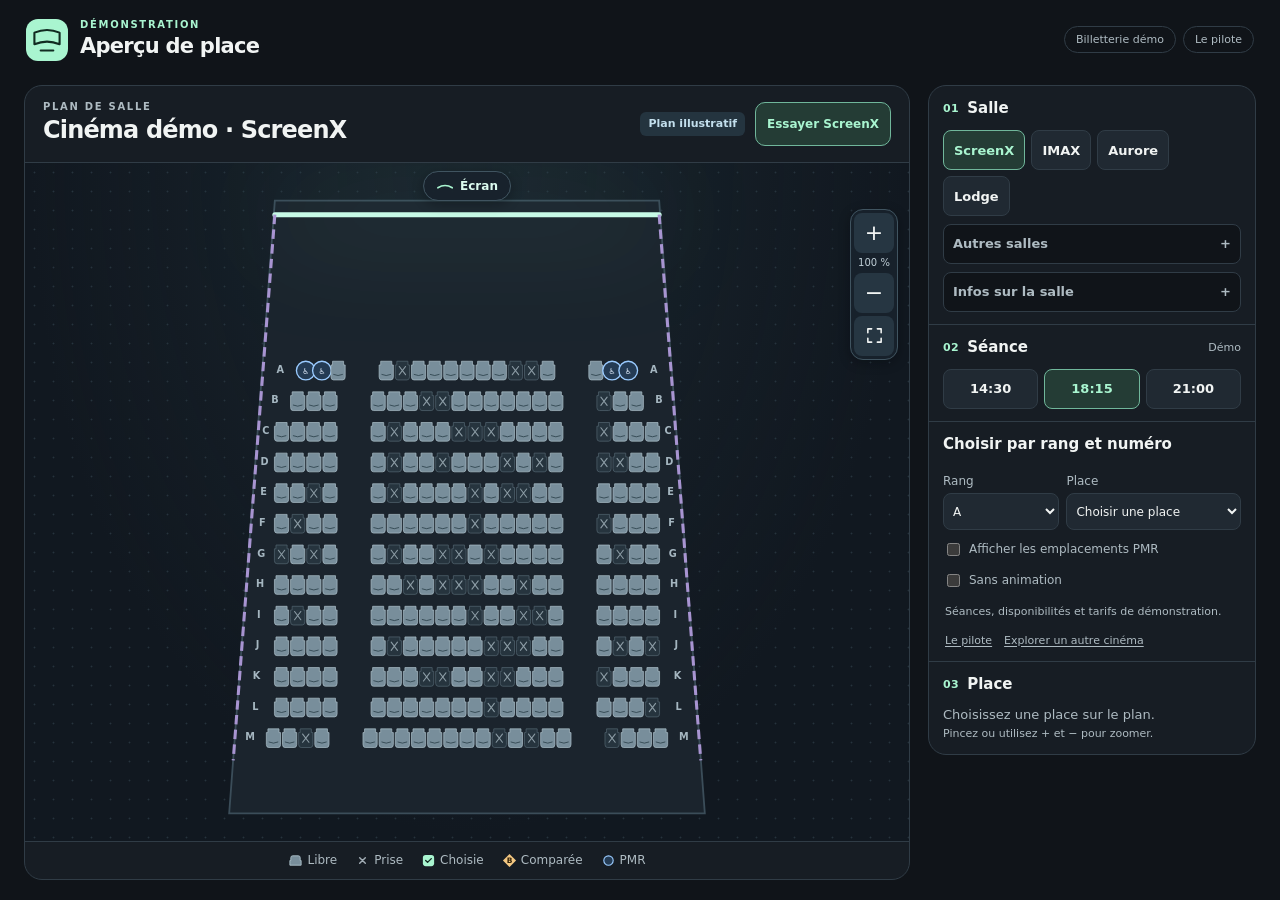
<file: index.html>
<!doctype html>
<html lang="fr">
<head>
  <meta charset="utf-8">
  <meta name="viewport" content="width=device-width, initial-scale=1, viewport-fit=cover">
  <meta name="theme-color" content="#101419">
  <meta name="apple-mobile-web-app-capable" content="yes">
  <title>Aperçu de place · Démonstration cinéma</title>
  <link rel="stylesheet" href="styles.css">
  <script type="importmap">
    { "imports": {
        "three": "./vendor/three/build/three.module.js",
        "three/addons/": "./vendor/three/examples/jsm/"
    } }
  </script>
</head>
<body>
  <div id="app">
    <header class="masthead">
      <div class="brand">
        <svg viewBox="0 0 40 40" aria-hidden="true"><path d="M8 13q12-5 24 0v11q-12-5-24 0z"/><path d="M14 30h12"/></svg>
        <div><p class="brand-kicker">DÉMONSTRATION</p><h1>Aperçu de place</h1></div>
      </div>
      <nav class="masthead-links" aria-label="Présentation">
        <a href="booking.html" class="demo-label">Billetterie démo</a>
        <a href="presentation.html" class="demo-label pilot-link">Le pilote</a>
      </nav>
    </header>

    <section class="stage" aria-labelledby="hallName">
      <header class="stage-head">
        <div class="stage-title"><p class="eyebrow">PLAN DE SALLE</p><h2 id="hallName"></h2></div>
        <div class="stage-tools">
          <div id="hallBadges" class="badges"></div>
          <button type="button" id="tryScreenX" class="try-screenx" hidden>Essayer ScreenX</button>
        </div>
      </header>
      <div id="planArea" class="plan-area">
        <div class="map">
          <div id="plan" class="plan" aria-describedby="legend"></div>
          <button type="button" class="screen-key" id="screenKey" aria-label="Écran, revenir au plan entier">
            <svg viewBox="0 0 20 10" aria-hidden="true"><path d="M2 7Q10 2 18 7"/></svg>Écran
          </button>
          <div class="zoom" role="group" aria-label="Zoom du plan">
            <button type="button" id="zoomIn" aria-label="Zoomer">+</button>
            <span id="zoomLevel" aria-live="polite">100 %</span>
            <button type="button" id="zoomOut" aria-label="Dézoomer">−</button>
            <button type="button" id="zoomFit" aria-label="Plan entier">
              <svg viewBox="0 0 20 20" aria-hidden="true"><path d="M7 3H3v4m10-4h4v4M3 13v4h4m10-4v4h-4"/></svg>
            </button>
          </div>
          <p id="tapZoomHint" class="tap-zoom-hint" role="status"></p>
        </div>
        <ul class="legend" id="legend">
          <li><svg viewBox="-8 -8 16 16" aria-hidden="true"><path d="M-5 0v-3q0-2 2-2h6q2 0 2 2v3h1v5H-6V0Z" class="lg-free"/></svg>Libre</li>
          <li><svg viewBox="-8 -8 16 16" aria-hidden="true"><path d="M-3 -3l6 6m0-6l-6 6" class="lg-x"/></svg>Prise</li>
          <li><svg viewBox="-8 -8 16 16" aria-hidden="true"><rect x="-6" y="-6" width="12" height="12" rx="3" class="lg-sel"/><path d="M-3 0l2 2 4-4" class="lg-check"/></svg>Choisie</li>
          <li><svg viewBox="-8 -8 16 16" aria-hidden="true"><path d="M0-7L7 0 0 7-7 0Z" class="lg-cmp"/><text y="3" class="lg-b">B</text></svg>Comparée</li>
          <li><svg viewBox="-8 -8 16 16" aria-hidden="true"><circle r="5" class="lg-pmr"/></svg>PMR</li>
        </ul>
      </div>
      <section id="soon" class="soon-area" hidden>
        <p class="badge soon">Aperçu à venir</p>
        <h3 id="soonTitle"></h3>
        <p class="muted">Le plan et la vue depuis le fauteuil restent à modéliser pour cette salle.</p>
      </section>
    </section>

    <aside class="plan-panel" aria-label="Salle, séance et place">
      <button type="button" id="planSheet" class="plan-sheet-toggle" aria-expanded="false" aria-controls="planOptions">
        <span class="grip" aria-hidden="true"></span>
        <span id="planSheetLabel">Salle et séance</span>
        <svg viewBox="0 0 20 20" aria-hidden="true"><path d="m5 12 5-5 5 5"/></svg>
      </button>
      <div id="planOptions" class="plan-options">
        <section class="option" id="hallOption">
          <h2><span>01</span>Salle</h2>
          <div id="hallChips" aria-label="Salle">
            <div class="chips" id="mainHalls"></div>
            <details class="panel-details" id="otherHalls" hidden>
              <summary>Autres salles <span class="current-hall" id="currentOtherHall" hidden></span></summary>
              <div class="chips" id="otherHallChips"></div>
            </details>
          </div>
          <details class="panel-details" id="hallDetails">
            <summary>Infos sur la salle</summary>
            <ul id="hallFacts" class="facts"></ul>
            <p id="hallCount" class="hall-count"></p>
          </details>
        </section>
        <section class="option" id="showtimeOption">
          <h2><span>02</span>Séance <small>Démo</small></h2>
          <div class="times" id="showtimes" aria-label="Séances de démonstration"></div>
        </section>
        <section class="option access-options">
          <div id="seatPickerInline" class="seat-picker-inline">
            <h2>Choisir par rang et numéro</h2>
            <div class="seat-fields">
              <div class="seat-field"><label for="rowPicker">Rang</label><select id="rowPicker"></select></div>
              <div class="seat-field"><label for="seatPicker">Place</label><select id="seatPicker"></select></div>
            </div>
          </div>
          <label class="access-toggle"><input type="checkbox" id="pmrOnly"> Afficher les emplacements PMR</label>
          <label class="access-toggle"><input type="checkbox" id="noMotion"> Sans animation</label>
        </section>
        <p class="demo-note">Séances, disponibilités et tarifs de démonstration.</p>
        <nav class="panel-links" aria-label="Autres pages de démonstration">
          <a href="presentation.html">Le pilote</a>
          <a id="otherCinema" href="?cinema=autre">Explorer un autre cinéma</a>
        </nav>
      </div>
      <button type="button" id="openSeatPicker" class="seat-picker-trigger" aria-haspopup="dialog" aria-controls="seatPickerDialog" hidden>Choisir par rang et numéro</button>
      <section class="plan-selection">
        <h2><span>03</span>Place</h2>
        <div class="bar" id="bar" aria-live="polite"></div>
      </section>
    </aside>
    <dialog id="seatPickerDialog" class="seat-picker-dialog" aria-labelledby="seatPickerTitle">
      <div class="seat-picker-head">
        <h2 id="seatPickerTitle">Choisir par rang et numéro</h2>
        <button type="button" id="closeSeatPicker" class="btn ghost">Fermer</button>
      </div>
    </dialog>
  </div>

  <div id="view3d" class="view3d" hidden>
    <canvas id="gl" aria-label="Vue 3D depuis la place. Glissez pour regarder autour."></canvas>
    <div id="stillPreview" class="still-preview" hidden></div>
    <div class="hud">
      <button type="button" class="round" id="back" aria-label="Retour au plan">
        <svg viewBox="0 0 20 20" aria-hidden="true"><path d="m10 5-5 5 5 5m-5-5h11"/></svg>Plan
      </button>
      <div class="ctx" aria-live="polite">
        <span id="ctxCinema"></span>
        <b id="ctxSeat"></b>
        <span id="ctxComparable" hidden></span>
      </div>
      <div class="hud-actions">
        <button type="button" class="round" id="recenter" aria-label="Recentrer le regard">
          <svg viewBox="0 0 20 20" aria-hidden="true"><circle cx="10" cy="10" r="5"/><path d="M10 2v4m0 8v4M2 10h4m8 0h4"/></svg>
        </button>
        <button type="button" class="round" id="immersiveToggle" aria-label="Masquer les commandes" title="Masquer les commandes" aria-expanded="true" aria-controls="sheet">
          <svg viewBox="0 0 20 20" aria-hidden="true"><path d="M8 3H3v5m9-5h5v5m0 4v5h-5m-4 0H3v-5"/></svg>
          <span class="immersive-label">Masquer les commandes</span>
        </button>
      </div>
      <div class="view-controls">
        <div class="seg sx" id="sxToggle" role="group" aria-label="Mode de projection ScreenX" hidden>
          <button type="button" data-sx="0">Frontal seul</button>
          <button type="button" data-sx="1">Étendu · côtés</button>
        </div>
        <p class="look-hint">Glissez pour regarder autour</p>
      </div>
    </div>
    <section class="sheet" id="sheet" aria-label="Détails de la place"></section>
  </div>

  <div id="loading" class="loading" hidden>Chargement de la salle…</div>
  <div id="toast" class="toast" role="status"></div>
  <script>
    const entry = document.createElement('script');
    const localFile = location.protocol === 'file:';
    entry.src = localFile ? 'src/ouverture-locale.js' : 'src/main.js';
    if (!localFile) entry.type = 'module';
    document.body.append(entry);
  </script>
</body>
</html>
</file>
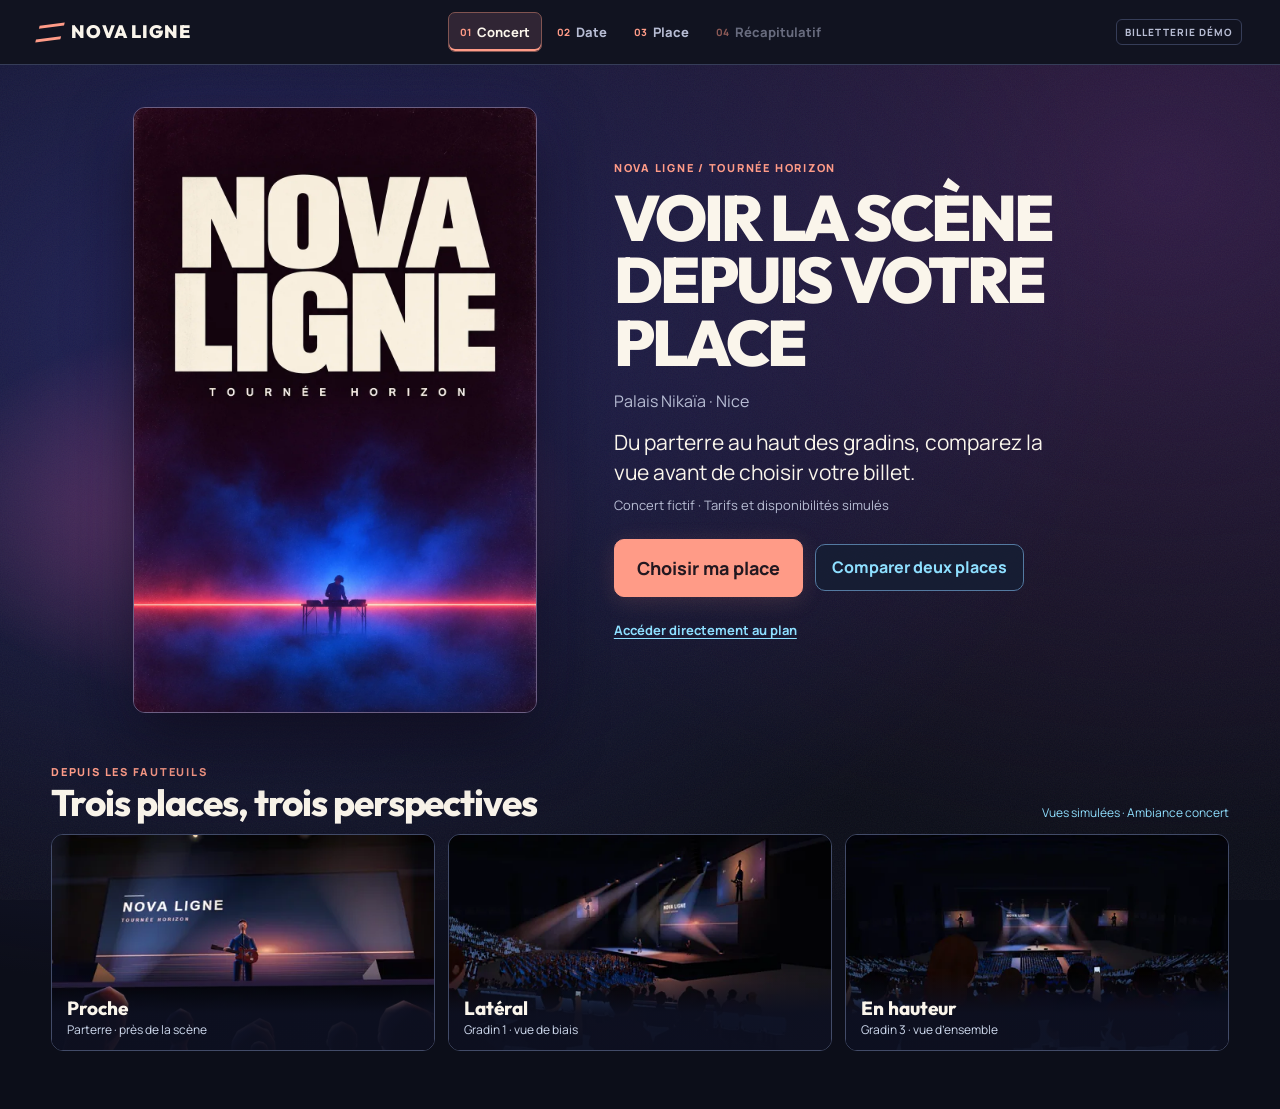
<file: concert/index.html>
<!doctype html>
<html lang="fr">
<head>
  <meta charset="utf-8">
  <meta name="viewport" content="width=device-width, initial-scale=1, viewport-fit=cover">
  <meta name="theme-color" content="#0c0e19">
  <title>Nova Ligne · Palais Nikaïa — billetterie de démonstration</title>
  <meta name="description" content="Démonstration : choisissez votre place pour un concert fictif au Palais Nikaïa et voyez la scène depuis votre fauteuil avant d’acheter.">
  <link rel="stylesheet" href="styles.css">
  <link rel="stylesheet" href="styles-preview.css">
  <script type="importmap">
    { "imports": {
        "three": "./vendor/three/build/three.module.js",
        "three/addons/": "./vendor/three/examples/jsm/"
    } }
  </script>
</head>
<body>
  <a class="skip" href="#main">Aller au contenu</a>
  <header class="booking-top">
    <button type="button" class="booking-brand" data-step-target="stepShow" aria-label="Nova Ligne, retour au concert">
      <span class="booking-mark" aria-hidden="true"></span><span>NOVA LIGNE</span>
    </button>
    <nav aria-label="Étapes de la billetterie">
      <ol class="booking-steps">
        <li><button type="button" data-step-target="stepShow" aria-current="step"><span aria-hidden="true">01</span>Concert</button></li>
        <li><button type="button" data-step-target="stepDate"><span aria-hidden="true">02</span>Date</button></li>
        <li><button type="button" data-step-target="stepSeat"><span aria-hidden="true">03</span>Place</button></li>
        <li><button type="button" data-step-target="stepRecap" disabled><span aria-hidden="true">04</span>Récapitulatif</button></li>
      </ol>
    </nav>
    <span class="demo-banner" role="note">BILLETTERIE DÉMO</span>
  </header>

  <main id="main">
    <!-- 1. Concert -->
    <section id="stepShow" class="step" aria-labelledby="showTitle">
      <div class="hero">
        <div class="hero-copy">
          <p class="kicker">NOVA LIGNE / TOURNÉE HORIZON</p>
          <h1 id="showTitle" tabindex="-1">Voir la scène<br>depuis votre place</h1>
          <p class="venue">Palais Nikaïa · Nice</p>
          <p class="hero-description">Du parterre au haut des gradins, comparez la vue avant de choisir votre billet.</p>
          <p class="small muted">Concert fictif · Tarifs et disponibilités simulés</p>
          <div class="cta-bar step-actions">
            <button type="button" id="chooseDate" class="btn primary big">Choisir ma place</button>
            <a id="guidedComparison" class="btn comparison-cta" href="?etape=place&amp;comparer=1">Comparer deux places</a>
            <a id="directPlan" class="text-action" href="?etape=place">Accéder directement au plan</a>
          </div>
        </div>
        <img class="concert-poster" data-src="assets/nova-ligne-horizon.webp" width="1024" height="1536" decoding="async" fetchpriority="high" alt="Affiche Nova Ligne, Tournée Horizon. Un rayon corail fend une brume bleue derrière un musicien.">
      </div>
      <section class="home-views" aria-labelledby="viewsTitle">
        <div class="home-views-head"><div><p class="kicker">Depuis les fauteuils</p><h2 id="viewsTitle">Trois places, trois perspectives</h2></div><span>Vues simulées · Ambiance concert</span></div>
        <div class="home-preview-list">
          <button type="button" class="home-preview" data-home-preset="proche">
            <img data-src="assets/previews/proche.webp" width="480" height="270" alt="" loading="lazy" decoding="async">
            <span><strong>Proche</strong><small>Parterre · près de la scène</small></span>
          </button>
          <button type="button" class="home-preview" data-home-preset="lateral">
            <img data-src="assets/previews/lateral.webp" width="480" height="270" alt="" loading="lazy" decoding="async">
            <span><strong>Latéral</strong><small>Gradin 1 · vue de biais</small></span>
          </button>
          <button type="button" class="home-preview" data-home-preset="haut">
            <img data-src="assets/previews/haut.webp" width="480" height="270" alt="" loading="lazy" decoding="async">
            <span><strong>En hauteur</strong><small>Gradin 3 · vue d’ensemble</small></span>
          </button>
        </div>
      </section>
    </section>

    <!-- 2. Date -->
    <section id="stepDate" class="step date-step" hidden aria-labelledby="dateTitle">
      <p class="kicker">NOVA LIGNE / TOURNÉE HORIZON</p>
      <h1 id="dateTitle" tabindex="-1">Choisir une date</h1>
      <p class="venue">Palais Nikaïa · Nice · Concert fictif</p>
      <fieldset class="showtimes">
        <legend class="sr-only">Dates du concert fictif</legend>
        <div id="showtimeList" class="st-list"></div>
      </fieldset>
      <div class="cta-bar step-actions">
        <button type="button" id="goPlan" class="btn primary big">Voir le plan</button>
      </div>
    </section>

    <!-- 3. Module de choix de place -->
    <section id="stepSeat" class="step" hidden aria-label="Choix de la place">
      <div id="planStatus" class="plan-status" hidden>
        <p id="planStatusText" role="status">Chargement du plan…</p>
        <button type="button" id="retryPlan" class="btn" hidden>Réessayer</button>
      </div>
      <div id="seatModule" class="seat-module"></div>
    </section>

    <!-- 4. Récapitulatif -->
    <section id="stepRecap" class="step recap" hidden aria-labelledby="recapTitle">
      <h1 id="recapTitle" tabindex="-1">Récapitulatif</h1>
      <div class="recap-card">
        <p class="kicker">Nova Ligne · Tournée Horizon</p>
        <p id="recapDate" class="recap-date"></p>
        <p class="venue">Palais Nikaïa · Nice</p>
        <dl id="recapSeat" class="recap-dl"></dl>
        <p class="muted small">Identifiant renvoyé par le module : <code id="recapId"></code></p>
        <p class="muted small">Tarif et disponibilité simulés. Aucune réservation n’est enregistrée.</p>
      </div>
      <div class="cta-bar step-actions">
        <button type="button" id="changeSeat" class="btn primary big">Modifier la place</button>
        <button type="button" id="restart" class="text-action">Revenir au concert</button>
      </div>
    </section>
  </main>

  <noscript>Cette démonstration nécessite JavaScript.</noscript>
  <script type="module" src="src/app.js"></script>
</body>
</html>
</file>
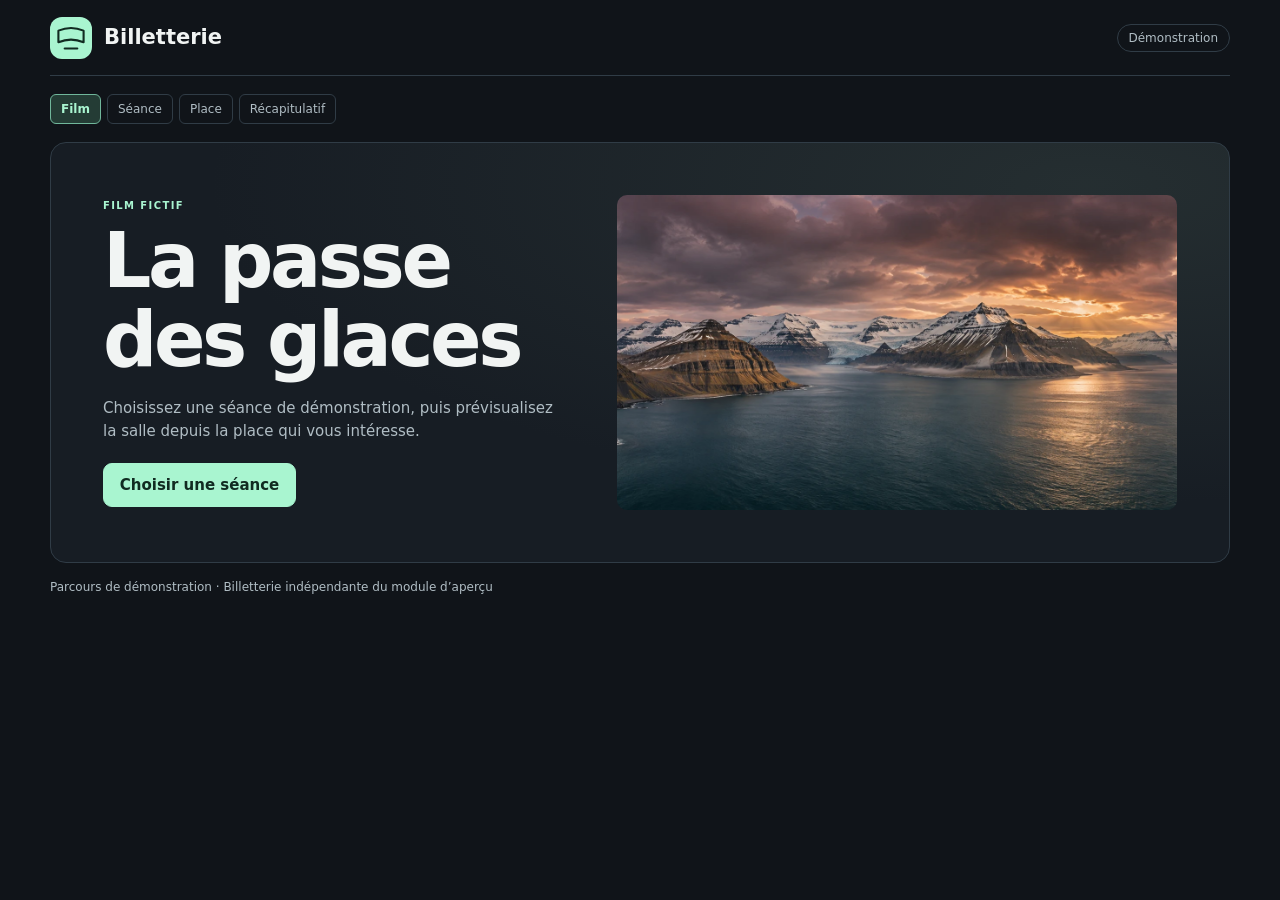
<file: booking.html>
<!doctype html>
<html lang="fr">
<head>
  <meta charset="utf-8">
  <meta name="viewport" content="width=device-width, initial-scale=1">
  <meta name="theme-color" content="#101419">
  <title>Billetterie de démonstration · Aperçu de place</title>
  <link rel="stylesheet" href="booking.css">
</head>
<body>
  <header class="booking-header">
    <div class="brand">
      <svg viewBox="0 0 40 40" aria-hidden="true"><path d="M8 13q12-5 24 0v11q-12-5-24 0z"/><path d="M14 30h12"/></svg>
      <strong>Billetterie</strong>
    </div>
    <span class="demo">Démonstration</span>
  </header>
  <main>
    <nav aria-label="Étapes de la réservation">
      <ol id="steps">
        <li aria-current="step">Film</li><li>Séance</li><li>Place</li><li>Récapitulatif</li>
      </ol>
    </nav>
    <section class="card film-card" id="film" aria-labelledby="filmTitle">
      <div class="film-copy">
        <p class="kicker">FILM FICTIF</p>
        <h1 id="filmTitle" tabindex="-1">La passe des glaces</h1>
        <p>Choisissez une séance de démonstration, puis prévisualisez la salle depuis la place qui vous intéresse.</p>
        <div class="actions">
          <button class="primary" id="chooseScreening">Choisir une séance</button>
        </div>
      </div>
      <img class="film-image" src="assets/passe-des-glaces.webp" width="2172" height="724"
        alt="Un fjord bordé de montagnes enneigées au coucher du soleil">
    </section>
    <section class="card" id="screenings" aria-labelledby="screeningsTitle" hidden>
      <p class="kicker">LA PASSE DES GLACES</p>
      <h1 id="screeningsTitle" tabindex="-1">Choisir une séance</h1>
      <p class="note">Horaires, tarifs et disponibilités de démonstration.</p>
      <div id="screeningOptions" class="screening-options"></div>
      <button id="backFilm">Retour au film</button>
    </section>
    <section id="seats" aria-labelledby="seatsTitle" hidden>
      <header class="card seat-header">
        <div><h1 id="seatsTitle" tabindex="-1">Choisir une place</h1><p class="note" id="screeningContext"></p></div>
        <button class="back" id="backScreenings">Changer de séance</button>
      </header>
      <p class="note" id="seatStatus" role="status">Chargement du plan…</p>
      <div class="seat-frame" id="seatFrame"></div>
    </section>
    <section class="card" id="recap" aria-labelledby="recapTitle" hidden>
      <p class="kicker">LA PASSE DES GLACES</p>
      <h1 id="recapTitle" tabindex="-1">Récapitulatif</h1>
      <dl id="recapDetails"></dl>
      <p class="note">Séance, place et tarif de démonstration. La simulation n’effectue aucun paiement.</p>
      <div class="actions" id="recapActions">
        <button class="primary" id="completeBooking">Simuler la réservation</button>
        <button id="backSeats">Modifier la place</button>
      </div>
      <p class="confirmed" id="bookingComplete" role="status" hidden>Réservation de démonstration finalisée.</p>
      <button id="startOver" hidden>Recommencer</button>
    </section>
  </main>
  <footer>Parcours de démonstration · Billetterie indépendante du module d’aperçu</footer>
  <script>
    const entry = document.createElement('script');
    const localFile = location.protocol === 'file:';
    entry.src = localFile ? 'src/ouverture-locale.js' : 'src/booking.js';
    if (!localFile) entry.type = 'module';
    document.body.append(entry);
  </script>
</body>
</html>
</file>
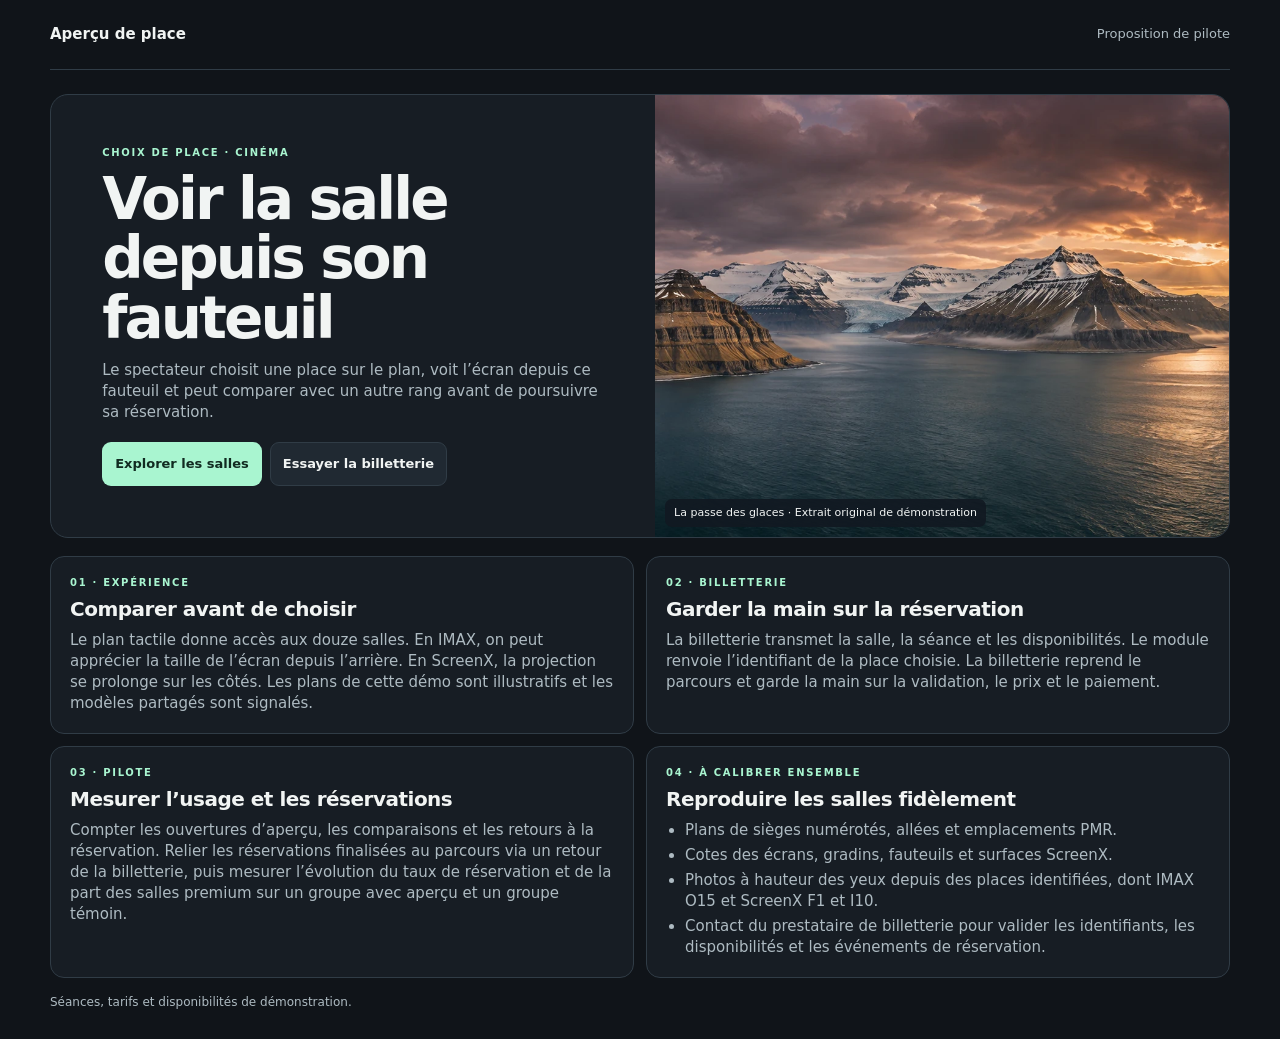
<file: presentation.html>
<!doctype html>
<html lang="fr">
<head>
  <meta charset="utf-8">
  <meta name="viewport" content="width=device-width, initial-scale=1">
  <meta name="theme-color" content="#101419">
  <title>Aperçu de place · Proposition de pilote</title>
  <link rel="stylesheet" href="styles.css">
  <link rel="stylesheet" href="presentation.css">
</head>
<body class="pitch">
  <header class="pitch-nav">
    <a href="./" class="pitch-brand">Aperçu de place</a>
    <span>Proposition de pilote</span>
  </header>
  <main class="pitch-main">
    <section class="pitch-hero" aria-labelledby="title">
      <div class="pitch-copy">
        <p class="eyebrow">CHOIX DE PLACE · CINÉMA</p>
        <h1 id="title">Voir la salle depuis son fauteuil</h1>
        <p>Le spectateur choisit une place sur le plan, voit l’écran depuis ce fauteuil et peut comparer avec un autre rang avant de poursuivre sa réservation.</p>
        <div class="pitch-actions">
          <a class="btn primary" href="./">Explorer les salles</a>
          <a class="btn ghost" href="booking.html">Essayer la billetterie</a>
        </div>
      </div>
      <figure>
        <img src="assets/passe-des-glaces.webp" alt="Panorama de montagnes et d’eau glacée, extrait original projeté dans la démo">
        <figcaption>La passe des glaces · Extrait original de démonstration</figcaption>
      </figure>
    </section>

    <section class="pitch-grid" aria-label="Proposition de pilote">
      <article>
        <p class="eyebrow">01 · EXPÉRIENCE</p>
        <h2>Comparer avant de choisir</h2>
        <p>Le plan tactile donne accès aux douze salles. En IMAX, on peut apprécier la taille de l’écran depuis l’arrière. En ScreenX, la projection se prolonge sur les côtés. Les plans de cette démo sont illustratifs et les modèles partagés sont signalés.</p>
      </article>
      <article>
        <p class="eyebrow">02 · BILLETTERIE</p>
        <h2>Garder la main sur la réservation</h2>
        <p>La billetterie transmet la salle, la séance et les disponibilités. Le module renvoie l’identifiant de la place choisie. La billetterie reprend le parcours et garde la main sur la validation, le prix et le paiement.</p>
      </article>
      <article>
        <p class="eyebrow">03 · PILOTE</p>
        <h2>Mesurer l’usage et les réservations</h2>
        <p>Compter les ouvertures d’aperçu, les comparaisons et les retours à la réservation. Relier les réservations finalisées au parcours via un retour de la billetterie, puis mesurer l’évolution du taux de réservation et de la part des salles premium sur un groupe avec aperçu et un groupe témoin.</p>
      </article>
      <article>
        <p class="eyebrow">04 · À CALIBRER ENSEMBLE</p>
        <h2>Reproduire les salles fidèlement</h2>
        <ul>
          <li>Plans de sièges numérotés, allées et emplacements PMR.</li>
          <li>Cotes des écrans, gradins, fauteuils et surfaces ScreenX.</li>
          <li>Photos à hauteur des yeux depuis des places identifiées, dont IMAX O15 et ScreenX F1 et I10.</li>
          <li>Contact du prestataire de billetterie pour valider les identifiants, les disponibilités et les événements de réservation.</li>
        </ul>
      </article>
    </section>
    <footer class="pitch-footer">Séances, tarifs et disponibilités de démonstration.</footer>
  </main>
</body>
</html>
</file>
<file: styles.css>
:root {
  --bg: #101419;
  --panel: #171d24;
  --panel-up: #202932;
  --line: #303c46;
  --text: #f1f4f3;
  --muted: #aebbc2;
  --accent: #a9f5d0;
  --accent-ink: #112b21;
  --amber: #f3c782;
  --blue: #9acbff;
  --safe-t: env(safe-area-inset-top, 0px);
  --safe-b: env(safe-area-inset-bottom, 0px);
  color-scheme: dark;
}
* { box-sizing: border-box; -webkit-tap-highlight-color: transparent; }
html, body { margin: 0; height: 100%; overflow: hidden; color: var(--text); background: var(--bg); }
body { font: 15px/1.4 system-ui, -apple-system, "Segoe UI", sans-serif; -webkit-font-smoothing: antialiased; }
button { font: inherit; color: inherit; cursor: pointer; }
button:focus-visible, a:focus-visible { outline: 2px solid var(--accent); outline-offset: 3px; }
h1, h2, h3, p { margin: 0; }
[hidden] { display: none !important; }

#app {
  width: min(100%, 1780px); height: 100dvh; margin: auto;
  display: grid; grid-template: auto minmax(0, 1fr) / minmax(0, 1fr) 328px;
  gap: 18px; padding: calc(16px + var(--safe-t)) 24px calc(20px + var(--safe-b));
}
.masthead { grid-column: 1 / -1; display: flex; align-items: center; justify-content: space-between; padding: 2px 2px 6px; }
.brand { display: flex; align-items: center; gap: 12px; }
.brand img { width: 108px; height: auto; display: block; margin-right: 4px; }
.brand svg { width: 42px; height: 42px; border-radius: 12px; background: var(--accent); fill: none; stroke: var(--accent-ink); stroke-width: 2; stroke-linecap: round; stroke-linejoin: round; }
.brand:has(img:not([hidden])) svg { display: none; }
.brand p, .eyebrow { color: var(--accent); font-size: 10px; font-weight: 750; letter-spacing: .17em; }
.brand h1 { font-size: 21px; letter-spacing: -.035em; font-weight: 680; }
.demo-label { border: 1px solid var(--line); border-radius: 20px; padding: 5px 11px; font-size: 11px; color: var(--muted); }
.masthead-links, .panel-links { display: flex; gap: 7px; }
.masthead-links a { text-decoration: none; }
.masthead-links a:hover, .panel-links a:hover { color: var(--accent); }
.panel-links { padding: 0 16px 13px; flex-wrap: wrap; gap: 4px 12px; }
.panel-links a { color: var(--muted); font-size: 11px; text-underline-offset: 2px; }
.access-options { display: grid; gap: 7px; }
.access-options h2 { margin-bottom: 0; }
.seat-picker-inline { display: contents; }
.seat-picker-trigger { display: none; }
.seat-fields { display: grid; grid-template-columns: 1fr 1.5fr; gap: 7px; }
.seat-field { display: grid; gap: 3px; color: var(--muted); font-size: 12px; }
.seat-fields select { width: 100%; height: 37px; padding: 0 5px; border: 1px solid var(--line); border-radius: 8px; background: var(--panel-up); color: var(--text); font: inherit; }
.access-toggle { display: flex; align-items: center; gap: 6px; color: var(--muted); font-size: 12px; min-height: 24px; }
.access-toggle input { accent-color: var(--accent); }
.plan.pmr-only .p-g:not(.pmr-seat) { opacity: .16; }
.plan.pmr-only .p-pmr { stroke-width: .12; }
.is-embedded .masthead, .is-embedded #hallOption, .is-embedded #showtimeOption, .is-embedded .panel-links { display: none; }
.is-embedded #app { grid-template-rows: minmax(0, 1fr); }
.still-preview { position: absolute; inset: 0; display: grid; place-items: center; }
.still-preview svg { width: 100%; height: 100%; }
.still-label { position: absolute; top: calc(70px + var(--safe-t)); left: 50%; translate: -50% 0; background: #14202bee; border-radius: 10px; padding: 7px 12px; white-space: nowrap; font-size: 12px; }

.stage, .plan-panel { min-width: 0; min-height: 0; border: 1px solid var(--line); border-radius: 18px; background: var(--panel); }
.stage { display: grid; grid-template-rows: auto minmax(0, 1fr); overflow: hidden; }
.stage-head { display: flex; align-items: center; justify-content: space-between; gap: 10px; padding: 14px 18px; border-bottom: 1px solid var(--line); }
.stage-title { min-width: 0; }
.stage-tools { display: flex; flex: 0 0 auto; flex-wrap: wrap; justify-content: flex-end; align-items: center; gap: 4px 10px; max-width: 50%; }
.stage-head .eyebrow { color: var(--muted); }
.stage-head h2 { font-size: clamp(17px, 2vw, 24px); letter-spacing: -.035em; font-weight: 660; }
.badges { display: flex; gap: 6px; flex-wrap: wrap; justify-content: flex-end; }
.badge { display: inline-block; padding: 4px 8px; border-radius: 6px; white-space: nowrap; font-size: 11px; font-weight: 650; }
.badge.illus { color: #c3dfed; background: #24343f; }
.badge.soon { color: var(--amber); background: #372d21; }
.plan-area { min-height: 0; display: grid; grid-template-rows: minmax(0, 1fr) auto; }
.map { position: relative; min-height: 0; background: #111820; }
.plan {
  position: absolute; inset: 0; overflow: hidden; touch-action: none;
  background: radial-gradient(ellipse at 50% 0%, #26384260, transparent 70%),
    radial-gradient(circle, #40566570 .8px, transparent 1.1px) 0 0 / 19px 19px;
}
.plan-svg { position: absolute; inset: 0; width: 100%; height: 100%; display: block; }
.p-floor { fill: #1b242d; stroke: #3b4d59; stroke-width: .065; }
.p-screen { fill: none; stroke: #c7fae6; stroke-width: .18; stroke-linecap: round; filter: drop-shadow(0 0 2px #75d9bd); }
.p-side { stroke: #a894d1; stroke-width: .11; stroke-dasharray: .34 .19; }
.p-row-label { fill: #a5b6c0; font-size: .35px; text-anchor: middle; font-weight: 700; }
.p-g .p-seat { fill: #788e9b; stroke: #a9bdc7; stroke-width: .026; }
.p-g .p-back { fill: none; stroke: #233842; stroke-width: .027; stroke-linecap: round; }
.p-g .p-x, .p-g .p-check, .p-g .p-b, .p-g .p-diamond { display: none; }
.p-g.st-taken .p-seat { fill: #26343e; stroke: #52646f; }
.p-g.st-taken .p-back { display: none; }
.p-g.st-taken .p-x { display: inline; fill: none; stroke: #8b9ba4; stroke-width: .04; stroke-linecap: round; }
.p-g.st-sel .p-seat { fill: var(--accent); stroke: #edfff6; stroke-width: .065; }
.p-g.st-sel .p-check { display: inline; fill: none; stroke: var(--accent-ink); stroke-width: .06; stroke-linecap: round; stroke-linejoin: round; }
.p-g.st-sel .p-back, .p-g.st-cmp .p-seat, .p-g.st-cmp .p-back { display: none; }
.p-g.st-cmp .p-diamond { display: inline; fill: var(--amber); stroke: #fff0cc; stroke-width: .035; }
.p-g.st-cmp .p-b { display: inline; fill: #302007; font-size: .29px; font-weight: 800; text-anchor: middle; }
.p-pmr { fill: #243b54; stroke: var(--blue); stroke-width: .048; }
.p-pmr-glyph { font-size: .28px; text-anchor: middle; fill: #e4f0ff; }
.p-g.st-sel .p-pmr { fill: var(--accent); stroke: #fff; }
.p-g.st-sel .p-pmr-glyph { fill: var(--accent-ink); }
.p-g.st-cmp .p-pmr { fill: #655132; stroke: var(--amber); }
.row-rail { position: absolute; inset: 0 auto 0 0; width: 30px; pointer-events: none; background: linear-gradient(90deg, #111820, transparent); opacity: 0; }
.plan.zoomed .row-rail { opacity: 1; }
.row-rail span { position: absolute; left: 5px; top: -10px; width: 20px; text-align: center; background: #23303b; border-radius: 5px; font-size: 12px; color: #d3e0e6; font-weight: 680; }
.screen-key, .zoom { position: absolute; background: #18232cf0; border: 1px solid #405460; box-shadow: 0 3px 12px #04070b50; }
.screen-key { top: 8px; left: 50%; translate: -50% 0; display: flex; align-items: center; gap: 6px; border-radius: 20px; padding: 4px 12px; min-height: 30px; color: #dcfbef; font-size: 12px; font-weight: 650; }
.screen-key svg { width: 18px; height: 10px; fill: none; stroke: var(--accent); stroke-width: 1.8; stroke-linecap: round; }
.try-screenx { min-height: 44px; padding: 0 11px; border: 1px solid #70b79b; border-radius: 10px; background: #243c35; color: var(--accent); font-size: 12px; font-weight: 680; white-space: nowrap; }
.try-screenx:hover { background: #2f5045; }
.tap-zoom-hint { position: absolute; bottom: 9px; left: 50%; translate: -50% 0; width: max-content; max-width: calc(100% - 24px); padding: 7px 12px; border: 1px solid #70b79b; border-radius: 10px; color: var(--accent); background: #13271ff5; font-size: 12px; font-weight: 650; text-align: center; pointer-events: none; }
.tap-zoom-hint:empty { opacity: 0; }
.zoom { right: 11px; top: 46px; display: grid; justify-items: center; gap: 3px; border-radius: 13px; padding: 3px; }
.zoom button { display: grid; place-items: center; width: 40px; height: 40px; padding: 0; border: 0; border-radius: 8px; background: #263642; font-size: 22px; line-height: 1; }
.zoom span { color: #c1d0d8; font-size: 10px; font-variant-numeric: tabular-nums; }
.zoom svg, .round svg, .plan-sheet-toggle svg, .sheet-toggle svg { width: 19px; height: 19px; fill: none; stroke: currentColor; stroke-width: 1.65; stroke-linecap: round; stroke-linejoin: round; }
.legend { margin: 0; padding: 10px 9px; list-style: none; display: flex; flex-wrap: wrap; justify-content: center; gap: 4px 18px; border-top: 1px solid var(--line); color: var(--muted); font-size: 12px; }
.legend li { display: flex; align-items: center; gap: 4px; }
.legend svg { width: 15px; height: 15px; }
.lg-free { fill: #788e9b; stroke: #a9bdc7; }
.lg-x { stroke: #a2adb5; stroke-width: 1.55; stroke-linecap: round; }
.lg-sel { fill: var(--accent); }
.lg-check { fill: none; stroke: var(--accent-ink); stroke-width: 1.5; stroke-linecap: round; stroke-linejoin: round; }
.lg-cmp { fill: var(--amber); }
.lg-b { font-size: 8px; font-weight: 800; text-anchor: middle; fill: #302007; }
.lg-pmr { fill: #243b54; stroke: var(--blue); stroke-width: 1.2; }
.soon-area { place-self: center; max-width: 380px; margin: 24px; text-align: center; }
.soon-area h3 { margin: 12px 0 5px; font-size: 23px; }
.muted { color: var(--muted); font-size: 13px; }

.plan-panel { align-self: start; max-height: 100%; display: flex; flex-direction: column; overflow: hidden; }
.plan-options { min-height: 0; overflow: auto; }
.plan-sheet-toggle { display: none; }
.option, .plan-selection { padding: 12px 14px; }
.plan-selection { flex: none; }
.option + .option, .plan-selection { border-top: 1px solid var(--line); }
.option h2, .plan-selection h2 { display: flex; align-items: center; gap: 8px; margin-bottom: 11px; font-size: 15px; font-weight: 700; }
.option h2 span, .plan-selection h2 span { color: var(--accent); font-size: 11px; letter-spacing: .04em; }
.option h2 small { margin-left: auto; font-weight: 500; color: var(--muted); font-size: 11px; }
.chips, .times { display: flex; flex-wrap: wrap; gap: 6px; }
.panel-details { margin-top: 8px; border: 1px solid var(--line); border-radius: 8px; background: var(--bg); }
.panel-details summary { position: relative; display: flex; align-items: center; gap: 8px; min-height: 38px; padding: 4px 25px 4px 9px; cursor: pointer; color: var(--muted); font-size: 13px; font-weight: 650; list-style: none; }
.panel-details summary::-webkit-details-marker { display: none; }
.panel-details summary::after { content: "+"; position: absolute; right: 9px; color: var(--muted); }
.panel-details[open] summary::after { content: "−"; }
.panel-details summary:hover { color: var(--text); }
.panel-details summary:focus-visible { outline: 2px solid var(--accent); outline-offset: 2px; }
.panel-details .chips { padding: 0 8px 8px; }
.current-hall { margin-left: auto; color: var(--accent); font-size: 11px; }
#hallDetails[open] { padding-bottom: 8px; }
#hallDetails .facts, #hallDetails .hall-count { margin-inline: 9px; }
#hallDetails .facts { margin-top: 4px; }
#hallDetails .src { margin-left: 9px; }
.chip, .time { min-height: 40px; padding: 5px 10px; border: 1px solid var(--line); border-radius: 8px; background: var(--panel-up); font-weight: 640; font-size: 13px; }
.chip { display: grid; align-content: center; line-height: 1.2; }
.chip.soon { border-style: dashed; }
.chip[aria-pressed="true"], .time[aria-pressed="true"] { color: var(--accent); background: #243c35; border-color: #70b79b; }
.time { flex: 1; font-variant-numeric: tabular-nums; }
.facts { list-style: none; margin: 12px 0 6px; padding: 0; display: grid; gap: 4px; color: var(--muted); font-size: 12px; }
.facts li::before { content: "·"; color: var(--accent); margin-right: 6px; }
.hall-count { margin: 6px 0; color: #c3dfed; font-size: 12px; font-weight: 620; }
.src { font-size: 12px; color: #c6e9df; text-decoration: underline; text-underline-offset: 3px; }
.demo-note { color: var(--muted); font-size: 11px; padding: 0 16px 13px; }
.bar { display: grid; gap: 10px; }
.bar .hint { color: var(--muted); font-size: 13px; }
.bar .hint small { color: var(--muted); font-size: 11px; }
.bar .sel { font-size: 15px; font-weight: 680; display: flex; align-items: center; flex-wrap: wrap; gap: 7px; }
.sel-copy { display: grid; gap: 2px; }
.sel-copy small { color: var(--muted); font-size: 10px; font-weight: 600; }
.bar .dot { width: 9px; height: 9px; border-radius: 3px; background: var(--accent); }
.bar .vs { color: var(--amber); font-size: 12px; }
.bar .pick { display: grid; gap: 8px; }
.bar .pick p { color: var(--muted); font-size: 13px; }
.bar .pick b { color: var(--text); }
.bar .row { display: flex; gap: 8px; }
.bar .row .btn { flex: 1; }
.btn { min-height: 44px; padding: 0 12px; border-radius: 9px; border: 1px solid transparent; font-weight: 680; font-size: 13px; }
.btn.primary { color: var(--accent-ink); background: var(--accent); }
.btn.primary:active { background: #80e1b6; }
#reopen { box-shadow: 0 2px 12px #9df0c424; }
.btn.ghost { color: var(--text); background: var(--panel-up); border-color: var(--line); }

.view3d { position: fixed; inset: 0; z-index: 10; background: #050507; opacity: 0; transition: opacity .3s ease; }
.view3d.shown { opacity: 1; }
#gl { position: absolute; inset: 0; width: 100%; height: 100%; display: block; touch-action: none; cursor: grab; }
#gl:active { cursor: grabbing; }
.hud { position: absolute; inset: 0 0 auto; padding: calc(11px + var(--safe-t)) 14px 6px; display: grid; grid-template-columns: 1fr auto 1fr; align-items: start; gap: 6px; pointer-events: none; }
.hud > * { pointer-events: auto; }
.round, .ctx { min-height: 44px; border: 1px solid #77888d58; background: #131b22ed; border-radius: 12px; color: var(--text); }
.round { display: flex; align-items: center; justify-content: center; gap: 5px; justify-self: start; min-width: 44px; padding: 0 10px; font-size: 13px; font-weight: 670; }
.hud-actions { display: flex; grid-column: 3; justify-self: end; gap: 5px; }
.ctx { min-width: 0; text-align: center; padding: 5px 14px; display: grid; align-content: center; line-height: 1.25; }
.ctx span { font-size: 11px; color: #bbccd2; white-space: nowrap; overflow: hidden; text-overflow: ellipsis; }
.ctx b { font-size: 14px; }
.view3d:not(.settled) #immersiveToggle { visibility: hidden; }
.seg { display: flex; gap: 3px; padding: 3px; border-radius: 10px; background: #101820f2; border: 1px solid #51657186; }
.seg button { flex: 1; min-height: 40px; padding: 0 11px; border: 0; border-radius: 7px; font-weight: 650; font-size: 13px; color: #cbd7dd; background: transparent; white-space: nowrap; }
.seg button[aria-pressed="true"] { background: #d2eee3; color: #162920; }
.hud .view-controls { grid-column: 1 / -1; justify-self: end; display: flex; align-items: center; gap: 6px; pointer-events: none; }
.view-controls .sx { pointer-events: auto; }
.look-hint { font-size: 12px; color: #d5dfe5; background: #101820dd; border-radius: 20px; padding: 6px 10px; visibility: hidden; }
.view3d.settled .look-hint { visibility: visible; }

.sheet { position: absolute; bottom: calc(14px + var(--safe-b)); right: 14px; width: min(380px, calc(100% - 28px)); max-height: 52dvh; overflow: auto; padding: 9px; border: 1px solid #485762; border-radius: 14px; background: #151e26f5; display: grid; gap: 8px; transform: translateY(calc(100% + 30px + var(--safe-b))); transition: transform .32s ease; }
.view3d.settled .sheet { transform: none; }
.sheet-controls { display: grid; grid-template-columns: 1fr 1fr; gap: 7px; }
.sheet-controls.trial-controls { grid-template-columns: auto 1fr; }
.sheet-controls.one-control { grid-template-columns: 1fr; }
.view3d.immersive .ctx { position: absolute; width: 1px; height: 1px; min-height: 0; overflow: hidden; clip-path: inset(50%); padding: 0; border: 0; }
.view3d.immersive #recenter,
.view3d.immersive .view-controls,
.view3d.immersive .sheet:not(:has(#tryScreenXCompare)),
.view3d.immersive .sheet > :not(.trial-controls),
.view3d.immersive .trial-controls > :not(#tryScreenXCompare) { display: none; }
.view3d.immersive .sheet { width: max-content; max-width: calc(100% - 28px); border: 0; padding: 0; background: transparent; }
.view3d.immersive .trial-controls { grid-template-columns: minmax(0, 1fr); }
.preview-tools { display: flex; flex-wrap: wrap; align-items: start; gap: 7px; }
#toggleSpectators, .room-comparison { flex: 1 1 130px; }
#toggleSpectators[aria-pressed="true"] { color: var(--accent); border-color: #70b79b; }
#spectatorNote { order: 1; flex-basis: 100%; padding: 0 3px; }
.room-comparison { border: 1px solid var(--line); border-radius: 9px; background: var(--panel-up); }
.room-comparison[open] { flex-basis: 100%; padding: 0 7px 7px; }
.room-comparison summary { display: grid; min-height: 42px; padding: 5px 8px; place-items: center; list-style: none; cursor: pointer; text-align: center; font-size: 13px; font-weight: 680; }
.room-comparison summary::-webkit-details-marker { display: none; }
.room-comparison[open] .note { margin-top: 6px; padding: 0 3px; }
.room-comparison .seg button { padding-inline: 5px; }
.sheet-toggle { display: flex; align-items: center; justify-content: center; gap: 5px; }
.sheet-toggle[aria-expanded="true"] svg { transform: rotate(180deg); }
.sheet.compact .sheet-detail { display: none; }
.sheet-detail { display: grid; gap: 8px; padding: 4px 3px 1px; }
.sheet-detail h2 { font-size: 15px; }
.sheet-detail .sub, .note { color: var(--muted); font-size: 11px; }
.metrics { display: grid; grid-template-columns: repeat(2, minmax(0, 1fr)); gap: 6px; }
.metrics div { background: var(--panel-up); border-radius: 7px; padding: 7px 9px; display: grid; }
.metrics b { font-size: 17px; font-variant-numeric: tabular-nums; }
.metrics span { font-size: 11px; color: var(--muted); }
.seg.ab { order: -2; }
.seg.ab button { min-height: 37px; }
.k { width: 9px; height: 9px; border-radius: 3px; display: inline-block; margin-right: 5px; }
.k.a { background: #5dd5a8; }
.k.b { background: var(--amber); transform: rotate(45deg); }
.cmp { width: 100%; border-collapse: collapse; font-size: 12px; }
.cmp th { text-align: left; font-weight: 500; color: var(--muted); padding: 4px 0; }
.cmp td { text-align: right; padding: 4px 6px; font-weight: 680; font-variant-numeric: tabular-nums; }
.cmp td.on { color: var(--accent); }
.cmp-choices { display: grid; gap: 6px; }
.visibility { color: var(--amber); font-size: 12px; padding: 4px 4px 0; }
.loading { position: fixed; inset: 0; z-index: 20; display: grid; place-items: center; background: #060a0dbb; font-weight: 650; }
.toast { position: fixed; left: 50%; bottom: calc(148px + var(--safe-b)); transform: translate(-50%, 12px); z-index: 30; background: #ebf5f2; color: #182522; padding: 9px 13px; border-radius: 10px; font-size: 13px; font-weight: 650; opacity: 0; transition: .2s; pointer-events: none; width: max-content; max-width: calc(100vw - 32px); text-align: center; }
.toast.show { opacity: 1; transform: translate(-50%, 0); }
.no-motion *, .no-motion *::before { transition-duration: .01ms !important; animation-duration: .01ms !important; }

@media (max-width: 760px) {
  #app { grid-template: auto minmax(0, 1fr) auto / minmax(0, 1fr); gap: 0; padding: var(--safe-t) 0 0; }
  .masthead { padding: 8px 12px; }
  .brand { gap: 8px; }
  .brand img { width: 72px; margin-right: 2px; }
  .brand svg { width: 34px; height: 34px; border-radius: 9px; }
  .brand h1 { font-size: 17px; }
  .brand p { font-size: 8px; }
  .demo-label { font-size: 10px; padding: 3px 7px; }
  .pilot-link { display: none; }
  .is-embedded #app { grid-template-rows: minmax(0, 1fr) auto; }
  .stage { border-radius: 0; border: 0; border-top: 1px solid var(--line); }
  .stage-head { padding: 8px 12px; }
  .stage-head .eyebrow { font-size: 8px; }
  .stage-head h2 { font-size: 17px; }
  .stage-head .badge { padding: 3px 6px; font-size: 10px; }
  .legend { padding: 7px 6px; gap: 3px 9px; font-size: 10.5px; }
  .legend svg { width: 13px; height: 13px; }
  .zoom { right: 6px; top: 44px; }
  .zoom button { width: 44px; height: 44px; }
  .plan-panel { position: relative; display: grid; grid-template-columns: minmax(0, 1fr) minmax(0, 1fr); max-height: none; overflow: visible; border: 0; border-top: 1px solid #3a4954; border-radius: 15px 15px 0 0; background: #19222b; padding-bottom: var(--safe-b); z-index: 1; }
  .plan-sheet-toggle { position: relative; display: flex; width: 100%; padding: 8px 13px 0; min-height: 44px; align-items: center; justify-content: space-between; border: 0; background: transparent; text-align: left; color: #e0ebed; font-size: 12px; font-weight: 650; touch-action: none; }
  .plan-panel:has(.seat-picker-trigger[hidden]) .plan-sheet-toggle { grid-column: 1 / -1; }
  .grip { position: absolute; left: calc(50% - 16px); top: 5px; width: 32px; height: 3px; border-radius: 6px; background: #80949e; }
  .plan-sheet-toggle[aria-expanded="true"] svg { transform: rotate(180deg); }
  .plan-options { position: absolute; inset: auto 0 100%; max-height: min(58dvh, 435px); overflow: auto; background: #19222b; border: 1px solid #3a4954; border-radius: 15px 15px 0 0; box-shadow: 0 -10px 36px #04090ec0; visibility: hidden; opacity: 0; transform: translateY(14px); pointer-events: none; transition: transform .24s ease, opacity .18s ease, visibility 0s .24s; }
  .plan-sheet-toggle[aria-expanded="true"] + .plan-options { visibility: visible; opacity: 1; transform: none; pointer-events: auto; transition-delay: 0s; }
  .option { padding: 11px 12px; }
  .seat-picker-inline { display: none; }
  .seat-picker-trigger { display: block; min-height: 44px; padding: 8px 8px 0; border: 0; background: transparent; color: var(--accent); font-size: 12px; font-weight: 650; }
  .seat-picker-dialog { position: fixed; inset: auto 0 0; width: 100%; max-width: none; max-height: 100dvh; margin: 0; padding: 12px 14px calc(16px + var(--safe-b)); border: 1px solid #485762; border-radius: 16px 16px 0 0; color: var(--text); background: #19222b; }
  .seat-picker-dialog::backdrop { background: #050a10a8; }
  .seat-picker-head { display: flex; align-items: center; justify-content: space-between; gap: 10px; margin-bottom: 12px; }
  .seat-picker-head h2 { font-size: 17px; }
  .seat-picker-dialog .seat-fields { grid-template-columns: repeat(2, minmax(0, 1fr)); gap: 10px; }
  .seat-picker-dialog .seat-fields select { height: 52px; padding-inline: 10px; font-size: 16px; }
  .plan-selection { grid-column: 1 / -1; padding: 0 12px 10px; border: 0; }
  .plan-selection > h2 { display: none; }
  .bar { grid-template-columns: minmax(0, 1fr) auto; align-items: center; gap: 6px; }
  .bar > .hint, .bar > .pick { grid-column: 1 / -1; }
  .bar .sel { font-size: 12px; gap: 5px; }
  .bar .btn { font-size: 12px; padding-inline: 9px; }
  .hud .view-controls { justify-self: center; flex-direction: column; }
  .hud { padding-inline: 8px; gap: 4px; }
  .ctx { padding-inline: 6px; }
  .immersive-label { display: none; }
  .view3d.immersive .immersive-label { display: inline; }
  .seg.sx button { min-height: 34px; }
  .sheet { bottom: calc(8px + var(--safe-b)); right: 8px; width: calc(100% - 16px); }
}
@media (max-width: 360px) {
  .stage-head h2 { font-size: 15px; }
  .try-screenx { padding-inline: 7px; font-size: 11px; }
  .legend { gap: 3px 6px; }
  .bar .sel { font-size: 11px; }
}
@media (prefers-reduced-motion: reduce) {
  * { transition-duration: .01ms !important; animation-duration: .01ms !important; }
}
</file>
<file: concert/styles.css>
@font-face {
  font-family: Outfit;
  src: url('assets/fonts/outfit-latin.woff2') format('woff2');
  font-style: normal;
  font-weight: 600 900;
  font-display: swap;
}
@font-face {
  font-family: Manrope;
  src: url('assets/fonts/manrope-latin.woff2') format('woff2');
  font-style: normal;
  font-weight: 400 800;
  font-display: swap;
}
:root {
  --bg: #0c0e19;
  --bg2: #16192a;
  --card: #1c2034;
  --line: #363d58;
  --text: #faf5eb;
  --muted: #b8bdd4;
  --accent: #ff9b87;
  --accent2: #ffd680;
  --secondary: #8edfff;
  --focus: #ffffff;
  --warn: #ffb35a;
  --plan-wall: #535e7b;
  --plan-rail: #b3bccd;
  --plan-taken: #3a3e4a;
  --plan-row: #d3d8e4;
  --plan-regie: rgba(150, 160, 185, .22);
  --plan-stage-a: #202b56;
  --plan-stage-b: #373766;
  --plan-stage-edge: #ff9582;
  --bar-height: 65px;
  --display: Outfit, "Arial Black", system-ui, sans-serif;
  color-scheme: dark;
}
* { box-sizing: border-box; }
html, body { margin: 0; background: var(--bg); color: var(--text); font: 16px/1.45 Manrope, system-ui, -apple-system, "Segoe UI", sans-serif; -webkit-text-size-adjust: 100%; }
button, input, select { font: inherit; color: inherit; }
:focus-visible { outline: 3px solid var(--focus); outline-offset: 2px; }
.sr-only, .skip:not(:focus) { position: absolute; width: 1px; height: 1px; overflow: hidden; clip: rect(0 0 0 0); white-space: nowrap; }
.skip:focus { position: fixed; top: 8px; left: 8px; z-index: 99; background: #fff; color: #000; padding: 8px 12px; border-radius: 8px; }
.muted { color: var(--muted); }
.small { font-size: 13px; }
[hidden] { display: none !important; }

.booking-top { position: relative; z-index: 2; height: calc(var(--bar-height) + env(safe-area-inset-top)); padding: env(safe-area-inset-top) clamp(14px, 3vw, 44px) 0; display: grid; grid-template-columns: 1fr auto 1fr; gap: 18px; align-items: center; border-bottom: 1px solid var(--line); background: #111320; }
.booking-brand { display: inline-flex; align-items: center; gap: 9px; justify-self: start; border: 0; padding: 6px 0; color: var(--text); background: none; font: 850 18px/1 var(--display); letter-spacing: .055em; cursor: pointer; white-space: nowrap; }
.booking-mark { width: 24px; height: 17px; border-top: 3px solid var(--accent); border-bottom: 3px solid var(--accent); transform: skew(-22deg) rotate(-8deg); }
.booking-steps { display: flex; list-style: none; gap: 3px; margin: 0; padding: 0; }
.booking-steps button { display: flex; align-items: center; gap: 6px; min-height: 40px; padding: 4px 11px; background: transparent; border: 1px solid transparent; border-radius: 7px; color: var(--muted); cursor: pointer; font-size: 13px; font-weight: 750; transition: background .22s ease, border-color .22s ease; }
.booking-steps button span { font-size: 10px; color: var(--accent); }
.booking-steps button[aria-current="step"] { background: #302534; border-color: #815451; color: var(--text); box-shadow: inset 0 -2px var(--accent); }
.booking-steps button:disabled { opacity: .52; cursor: default; }
.demo-banner { justify-self: end; border: 1px solid var(--line); border-radius: 6px; color: var(--muted); font-size: 10px; letter-spacing: .1em; white-space: nowrap; font-weight: 750; padding: 5px 8px; }

.btn { appearance: none; border: 1px solid var(--line); background: var(--card); border-radius: 10px; padding: 11px 16px; min-height: 44px; cursor: pointer; font-weight: 750; transition: transform .22s ease, background .22s ease, border-color .22s ease, box-shadow .22s ease; }
.btn:hover { border-color: #707895; }
.btn.primary { background: var(--accent); border-color: var(--accent); color: #231820; box-shadow: 0 4px 22px #ff9b8726; }
.btn.primary:hover { background: #ffac9b; }
.btn.ghost { background: transparent; }
.btn.big { font-size: 18px; padding: 15px 22px; width: 100%; max-width: 420px; }
.btn.small { min-height: 38px; padding: 7px 12px; font-size: 14px; }
.btn:disabled { opacity: .45; cursor: not-allowed; }
@media (hover: hover) and (pointer: fine) {
  .btn:not(:disabled):hover { transform: translateY(-1px) scale(1.015); }
  .btn.primary:not(:disabled):hover { box-shadow: 0 6px 24px #ff9b8754; }
}

/* ---------- Concert, date et récapitulatif ---------- */
body:not([data-step="stepSeat"]) { background: radial-gradient(ellipse at 17% 29%, #22235a 0, transparent 60%), radial-gradient(ellipse at 91% 16%, #311c46 0, transparent 51%), var(--bg); }
body:not([data-step="stepSeat"])::before { content: ''; position: fixed; inset: 0; pointer-events: none; opacity: .055; background-size: 144px; background-image: url("data:image/svg+xml,%3Csvg xmlns='http://www.w3.org/2000/svg' width='144' height='144'%3E%3Cfilter id='n'%3E%3CfeTurbulence type='fractalNoise' baseFrequency='.82' numOctaves='3' stitchTiles='stitch'/%3E%3C/filter%3E%3Cpath fill='white' filter='url(%23n)' d='M0 0h144v144H0z'/%3E%3C/svg%3E"); }
.step { max-width: 1120px; margin: 0 auto; padding: clamp(18px, 4vw, 56px); }
.step:not(#stepSeat) { animation: enter-step .22s ease-out; }
@keyframes enter-step { from { opacity: .65; } to { opacity: 1; } }
#stepShow { max-width: 1290px; padding-block: clamp(22px, 3.3vw, 46px) 58px; }
.hero { position: relative; isolation: isolate; display: grid; grid-template-columns: minmax(260px, .79fr) minmax(0, 1fr); gap: clamp(24px, 6vw, 88px); align-items: center; }
.hero::after { content: ''; position: absolute; pointer-events: none; z-index: -1; inset: 34% 54% 0 -12%; background: radial-gradient(ellipse, #3b65e967 0, #b4539160 23%, transparent 69%); animation: horizon-pulse 7s ease-in-out infinite alternate; }
.hero-copy { grid-column: 2; grid-row: 1; animation: hero-in .32s ease-out; }
.concert-poster { display: block; grid-column: 1; grid-row: 1; width: 100%; height: auto; aspect-ratio: 2 / 3; max-width: 404px; justify-self: end; border: 1px solid #6c5f83; border-radius: 12px; background: #1b1225; box-shadow: 0 24px 62px #090812ba, 0 0 56px #5644ab35; animation: hero-in .44s ease-out; }
@keyframes hero-in { from { opacity: .72; translate: 0 7px; } to { opacity: 1; translate: 0 0; } }
@keyframes horizon-pulse { from { opacity: .42; } to { opacity: .7; } }
.kicker { text-transform: uppercase; letter-spacing: .16em; font-size: 11px; color: var(--accent); margin: 0; font-weight: 800; }
.hero h1, .date-step h1, .recap h1 { font: 850 clamp(34px, 5.2vw, 72px)/.98 var(--display); text-transform: uppercase; margin: 11px 0 15px; letter-spacing: -.046em; }
.hero h1 { font-size: clamp(36px, 5vw, 73px); }
.hero-description { color: var(--text); font-size: clamp(16px, 2vw, 21px); max-width: 33ch; margin: 14px 0 8px; }
.hero .small { margin: 8px 0; }
.venue { margin: 0; color: var(--muted); }
.date-step { max-width: 1020px; }
.showtimes { border: 0; padding: 0; margin: 24px 0 0; }
.st-list { display: grid; gap: 10px; grid-template-columns: repeat(auto-fit, minmax(220px, 1fr)); }
.st { position: relative; display: grid; grid-template-columns: 1fr auto; gap: 3px 10px; padding: 15px 14px 14px 44px; background: var(--card); border: 1px solid var(--line); border-radius: 9px; cursor: pointer; }
.st input { position: absolute; left: 12px; top: 13px; width: 20px; height: 20px; accent-color: var(--accent); }
.st:has(input:checked) { background: #342739; border-color: var(--accent); box-shadow: inset 3px 0 var(--accent); }
.st-date { font-weight: 700; }
.st-time { font-weight: 700; color: var(--accent2); }
.st-left { grid-column: 1 / -1; font-size: 13px; color: var(--muted); }
.st-price { grid-column: 1 / -1; color: var(--secondary); font-size: 13px; font-weight: 800; }
.st-fill { appearance: none; grid-column: 1 / -1; width: 100%; height: 6px; margin: 5px 0 3px; border: 0; border-radius: 8px; background: #101320; }
.st-fill::-webkit-progress-bar { background: #101320; border-radius: 8px; }
.st-fill::-webkit-progress-value { background: linear-gradient(90deg, #6295f7, #ed928a); border-radius: 8px; }
.st-fill::-moz-progress-bar { background: linear-gradient(90deg, #6295f7, #ed928a); border-radius: 8px; }
.cta-bar { display: flex; flex-wrap: wrap; gap: 12px; align-items: center; margin: 24px 0 8px; }
.step-actions .big { width: auto; }
.text-action { display: inline-flex; align-items: center; justify-content: center; min-height: 44px; border: 0; background: none; color: var(--muted); font-size: 13px; font-weight: 700; text-decoration: underline; text-underline-offset: 3px; cursor: pointer; }
.comparison-cta { display: inline-flex; align-items: center; justify-content: center; text-decoration: none; background: #171e34e8; color: var(--secondary); border-color: #547aa1; }
.hero .text-action { flex-basis: 100%; justify-content: flex-start; color: var(--secondary); }
.home-views { margin-top: clamp(28px, 4vw, 57px); }
.home-views-head { display: flex; align-items: end; justify-content: space-between; gap: 12px; margin-bottom: 13px; }
.home-views-head h2 { margin: 4px 0 0; font: 750 clamp(25px, 3.2vw, 37px)/1 var(--display); letter-spacing: -.03em; }
.home-views-head > span { color: var(--secondary); font-size: 12px; white-space: nowrap; }
.home-preview-list { display: grid; grid-template-columns: repeat(3, minmax(0, 1fr)); gap: 13px; }
.home-preview { position: relative; overflow: hidden; min-width: 0; padding: 0; text-align: left; cursor: pointer; border: 1px solid #424b68; border-radius: 12px; background: #191d31; transition: translate .22s ease, border-color .22s ease, box-shadow .22s ease; }
.home-preview img { display: block; width: 100%; height: auto; aspect-ratio: 16 / 9; object-fit: cover; background: #13172a; }
.home-preview > span { position: absolute; inset: auto 0 0; display: grid; gap: 3px; padding: 26px 15px 12px; background: linear-gradient(transparent, #0d1021ee 52%); }
.home-preview strong { font: 750 19px/1 var(--display); }
.home-preview small { color: #d0dbef; font-size: 12px; }
@media (hover: hover) and (pointer: fine) { .home-preview:hover { translate: 0 -3px; border-color: var(--secondary); box-shadow: 0 7px 26px #5080c934; } }

/* ---------- Étape 2 : module ---------- */
#stepSeat { max-width: none; padding: 0; }
.plan-status { min-height: 40vh; display: grid; align-content: center; justify-items: center; padding: 20px; color: var(--muted); text-align: center; }
.sp { display: flex; flex-direction: column; height: 100dvh; min-height: 480px; background: var(--bg); }
body[data-step="stepSeat"] .sp { height: calc(100dvh - var(--bar-height) - env(safe-area-inset-top)); min-height: 0; }
.sp-head { display: flex; align-items: center; gap: 10px; padding: 3px 12px; border-bottom: 1px solid var(--line); }
.sp-back { background: none; border: 0; color: var(--accent); font-weight: 700; min-height: 40px; padding: 0 6px; cursor: pointer; }
.sp-title { display: flex; flex-direction: column; min-width: 0; flex: 1; line-height: 1.2; }
.sp-title span { font-size: 12px; color: var(--muted); white-space: nowrap; overflow: hidden; text-overflow: ellipsis; }
.sp-sim { font-size: 11px; color: var(--muted); border: 1px solid var(--line); border-radius: 6px; padding: 4px 8px; white-space: nowrap; }
.sp-zones { display: flex; gap: 6px; overflow-x: auto; padding: 8px 12px; scrollbar-width: none; flex: none; }
.sp-zones::-webkit-scrollbar { display: none; }
.chip { flex: none; border: 1px solid var(--line); background: var(--bg2); border-radius: 99px; padding: 7px 13px; font-size: 14px; font-weight: 600; cursor: pointer; min-height: 36px; }
.chip[aria-pressed="true"] { background: #382735; color: var(--text); border-color: var(--accent); }

.sp-main { flex: 1; min-height: 0; display: flex; flex-direction: column; }
.sp-side { display: contents; }
.sp-presets { order: 1; padding: 0 12px 8px; flex: none; }
.sp-h { font-size: 12px; text-transform: uppercase; letter-spacing: .1em; color: var(--muted); margin: 0 0 6px; }
.sp-preset-list { display: grid; grid-template-columns: repeat(3, 1fr); gap: 6px; }
.preset { display: grid; grid-template-columns: auto 1fr; grid-template-rows: auto auto; column-gap: 7px; align-items: center; text-align: left; background: var(--card); border: 1px solid var(--line); border-radius: 12px; padding: 7px 8px; cursor: pointer; min-height: 48px; }
.preset:hover { border-color: var(--accent); }
.preset-ico { grid-row: 1 / 3; width: 22px; height: 22px; border-radius: 6px; background: var(--accent); mask: var(--m) center / contain no-repeat; -webkit-mask: var(--m) center / contain no-repeat; }
.ico-proche { --m: url('data:image/svg+xml;utf8,<svg xmlns="http://www.w3.org/2000/svg" viewBox="0 0 24 24"><rect x="3" y="3" width="18" height="6" rx="1"/><circle cx="12" cy="16" r="3"/></svg>'); }
.ico-lateral { --m: url('data:image/svg+xml;utf8,<svg xmlns="http://www.w3.org/2000/svg" viewBox="0 0 24 24"><rect x="7" y="3" width="10" height="5" rx="1"/><circle cx="20" cy="17" r="3"/></svg>'); }
.ico-haut { --m: url('data:image/svg+xml;utf8,<svg xmlns="http://www.w3.org/2000/svg" viewBox="0 0 24 24"><rect x="7" y="16" width="10" height="5" rx="1"/><circle cx="12" cy="5" r="3"/></svg>'); }
.preset-t { font-weight: 700; font-size: 13px; line-height: 1.15; }
.preset-s { font-size: 11px; color: var(--muted); line-height: 1.15; }

.sp-planwrap { order: 2; position: relative; flex: 1; min-height: 192px; margin: 0 8px; border: 1px solid var(--line); border-radius: 12px; overflow: hidden; background: radial-gradient(ellipse at 50% 17%, #222d51, #111523 73%, #0c0e19); }
.sp-plan { position: absolute; inset: 0; touch-action: none; }
.plan-canvas { display: block; touch-action: none; cursor: grab; }
.plan-canvas:focus-visible { outline-offset: -3px; }
.sp-zoom { position: absolute; right: 8px; bottom: 8px; display: flex; flex-direction: column; gap: 6px; }
.sp-zoom button { width: 44px; height: 44px; border-radius: 12px; border: 1px solid var(--line); background: rgba(21, 19, 29, .9); font-size: 22px; font-weight: 700; cursor: pointer; }
.sp-hint { position: absolute; left: 10px; bottom: 10px; right: 64px; margin: 0; font-size: 13px; color: var(--text); background: rgba(10, 9, 15, .78); padding: 7px 10px; border-radius: 10px; pointer-events: none; width: fit-content; }

.sp-drawer { order: 3; flex: none; max-height: 44dvh; overflow-y: auto; padding: 10px 12px calc(12px + env(safe-area-inset-bottom)); border-top: 1px solid var(--line); background: var(--bg2); margin-top: 8px; display: flex; flex-direction: column; gap: 10px; }
.sp-side-date { margin: 0; font-size: 12px; font-weight: 850; letter-spacing: .055em; text-transform: uppercase; color: var(--accent); }
.sp-seat-help { margin: 0; color: var(--muted); font-size: 13px; }
.seat-id { display: flex; align-items: center; gap: 8px; font-size: 17px; }
.pill { display: inline-grid; place-items: center; width: 24px; height: 24px; border-radius: 50%; background: var(--accent2); color: #111; font-weight: 800; font-size: 13px; }
.seat-meta { margin: 4px 0 6px; font-size: 14px; color: var(--muted); }
.sold { color: #ff8f8f; }
.facts { display: grid; grid-template-columns: repeat(3, 1fr); gap: 6px; margin: 6px 0; }
.facts div { background: var(--card); border-radius: 10px; padding: 6px 8px; }
.facts dt { font-size: 11px; color: var(--muted); }
.facts dd { margin: 0; font-weight: 700; font-size: 15px; }
.warn { margin: 6px 0; padding: 8px 10px; border-radius: 10px; background: rgba(255, 165, 58, .13); color: var(--warn); font-size: 14px; border: 1px solid rgba(255, 165, 58, .35); }
.actions { display: grid; grid-template-columns: minmax(0, 1.7fr) minmax(0, 1fr); gap: 7px; margin-top: 6px; }
.sp-legend { list-style: none; margin: 0; padding: 0; display: flex; flex-wrap: wrap; gap: 4px 6px; }
.cat { display: inline-flex; align-items: center; gap: 6px; padding: 5px 9px; border-radius: 99px; border: 1px solid var(--line); background: var(--card); font-size: 13px; cursor: pointer; min-height: 32px; }
.cat.static { cursor: default; }
.cat[aria-pressed="true"] { border-color: var(--text); }
.cat i { width: 11px; height: 11px; border-radius: 3px; display: inline-block; }
.cat i.taken { background: #3a3e4a; }
.sp-picker summary { cursor: pointer; font-weight: 600; min-height: 36px; display: flex; align-items: center; }
.fields { display: grid; grid-template-columns: 1fr 1fr 1fr; gap: 8px; align-items: end; margin-top: 6px; }
.fields label { display: flex; flex-direction: column; font-size: 12px; color: var(--muted); gap: 3px; }
.fields select { background: var(--card); border: 1px solid var(--line); border-radius: 10px; padding: 8px; min-height: 42px; color: var(--text); width: 100%; }
.fields .btn { grid-column: 1 / -1; }
.toggle { display: inline-flex; align-items: center; gap: 8px; font-size: 14px; min-height: 36px; cursor: pointer; }
.toggle input { width: 20px; height: 20px; accent-color: var(--accent); }

@media (min-width: 900px) {
  .sp-main { flex-direction: row; gap: 0; }
  .sp-planwrap { order: 0; margin: 0 0 12px 12px; }
  .sp-side { order: 1; display: flex; flex-direction: column; width: 358px; flex: none; overflow-y: auto; padding: 0 12px 12px; gap: 14px; }
  .sp-presets { padding: 0; }
  .sp-drawer { order: 0; max-height: none; border: 1px solid var(--line); border-radius: 10px; padding: 13px; margin: 0; overflow: visible; }
}

/* ---------- Vue 3D ---------- */
body.v3-open { overflow: hidden; }
.v3 { position: fixed; inset: 0; z-index: 50; background: #05060a; }
.v3-canvas { position: absolute; inset: 0; width: 100%; height: 100%; display: block; touch-action: none; cursor: grab; }
.v3-fade { position: absolute; inset: 0; opacity: 0; background: #090a11; pointer-events: none; }
.v3-loading { position: absolute; inset: 0; display: grid; place-items: center; color: var(--text); font-weight: 750; background: #11132178; }
.v3.is-loading { background: #0a0a1140; }
.v3.is-loading .v3-canvas { visibility: hidden; }
.v3:is(.is-loading, .is-flying) :is(.v3-mid, .v3-panel, .v3-fov, .v3-round) { visibility: hidden; }
.v3-top { position: absolute; top: calc(8px + env(safe-area-inset-top)); left: 8px; right: 8px; display: flex; gap: 8px; align-items: center; }
.v3-close, .v3-round { border: 0; border-radius: 12px; background: rgba(10, 9, 15, .78); min-height: 44px; min-width: 44px; padding: 0 12px; font-weight: 700; cursor: pointer; }
.v3-label { flex: 1; text-align: center; font-weight: 700; font-size: 14px; background: rgba(10, 9, 15, .6); border-radius: 12px; padding: 6px 10px; text-shadow: 0 1px 2px #000; }
.v3-mid { position: absolute; top: calc(62px + env(safe-area-inset-top)); left: 8px; right: 8px; display: flex; gap: 8px; flex-wrap: wrap; align-items: flex-start; }
.v3-ab { display: inline-grid; grid-template-columns: repeat(2, 1fr); gap: 3px; background: rgba(10, 9, 15, .86); border-radius: 12px; padding: 3px; }
.ab { display: grid; align-content: center; gap: 3px; text-align: left; border: 0; background: none; border-radius: 9px; padding: 6px 10px; min-height: 46px; font-weight: 750; font-size: 13px; line-height: 1.16; cursor: pointer; }
.ab-metrics { font-size: 11px; font-weight: 650; white-space: nowrap; }
.ab[aria-pressed="true"] { background: var(--accent2); color: #111; }
.ab[data-ab="B"][aria-pressed="true"] { background: #7ee0ff; }
.v3-mid > .btn { background: rgba(10, 9, 15, .82); }
.v3-cmp { display: flex; flex-wrap: wrap; gap: 6px; align-items: center; border-bottom: 1px solid var(--line); padding: 1px 0 8px; }
.v3-cmp p { margin: 0 4px 0 0; font-size: 13px; color: var(--muted); }
.v3-panel { position: absolute; left: 8px; right: 8px; bottom: calc(8px + env(safe-area-inset-bottom)); background: #141726ee; border: 1px solid #505773; border-radius: 12px; padding: 7px; display: flex; flex-direction: column; gap: 4px; max-width: 560px; margin: 0 auto; }
.v3-panel .facts { grid-template-columns: repeat(2, 1fr); }
.v3-opts { display: flex; flex-wrap: wrap; gap: 0 14px; }
.v3-fov { position: absolute; right: 12px; top: calc(112px + env(safe-area-inset-top)); margin: 0; font-size: 11px; color: rgba(255, 255, 255, .75); text-shadow: 0 1px 2px #000; pointer-events: none; }
@media (min-width: 900px) {
  .v3-panel { left: auto; right: 16px; bottom: 16px; width: 360px; }
  .v3-fov { top: auto; bottom: 16px; left: 16px; right: auto; }
}
@media (max-height: 520px) and (orientation: landscape) {
  .v3-panel { left: auto; width: 300px; max-height: calc(100% - 70px); overflow: auto; }
}

/* ---------- Récapitulatif ---------- */
.recap { max-width: 560px; }
.recap h1 { font-size: clamp(29px, 5.2vw, 48px); }
.recap-card { background: var(--card); border: 1px solid var(--line); border-top: 3px solid var(--accent); border-radius: 10px; padding: 18px; }
.recap-date { font-size: 20px; font-weight: 800; margin: 6px 0 2px; }
.recap-dl { display: grid; gap: 8px; margin: 14px 0; }
.recap-dl div { display: flex; justify-content: space-between; gap: 10px; border-bottom: 1px solid var(--line); padding-bottom: 6px; }
.recap-dl dt { color: var(--muted); }
.recap-dl dd { margin: 0; font-weight: 700; text-align: right; }
code { background: #000; padding: 2px 6px; border-radius: 6px; }

html.no-motion *, html.no-motion *::before, html.no-motion *::after { transition: none !important; animation: none !important; scroll-behavior: auto !important; }
@media (prefers-reduced-motion: reduce) { .step:not(#stepSeat), .hero-copy, .hero::after, .concert-poster { animation: none; } .btn, .booking-steps button, .home-preview { transition: none; } }

/* compacité mobile */
.sp-more summary { cursor: pointer; font-weight: 600; min-height: 36px; display: flex; align-items: center; color: var(--muted); }
.sp-more[open] { display: flex; flex-direction: column; gap: 8px; }
.v3-row { display: grid; grid-template-columns: 1fr 1.5fr; align-items: center; gap: 7px; }
.v3-sum { flex: 1; margin: 0; font-weight: 700; font-size: 15px; }
.v3-row .btn { min-height: 46px; padding: 7px 8px; font-size: 14px; }
.v3-more summary { cursor: pointer; color: var(--muted); font-size: 13px; min-height: 25px; display: flex; justify-content: flex-end; align-items: center; padding: 0 6px; }
.v3-more[open] { max-height: 36dvh; overflow-y: auto; padding: 3px 2px 6px; }
.v3-share { display: flex; flex-wrap: wrap; gap: 6px; }
.v3-share-status { margin: 6px 0 0; color: var(--muted); font-size: 13px; }
.v3-share-status:empty { display: none; }
.v3-share-status input { display: block; width: 100%; margin-top: 5px; padding: 6px; background: var(--bg); border: 1px solid var(--line); border-radius: 6px; font-size: 16px; }
.v3-mask { flex-basis: 100%; margin: 0; padding: 7px 10px; border-radius: 10px; background: rgba(40, 22, 4, .88); color: var(--warn); border: 1px solid rgba(255, 165, 58, .5); font-size: 13px; font-weight: 600; }
@media (min-width: 900px) { .v3-mask { flex-basis: auto; max-width: 520px; } }
@media (max-width: 899px) {
  :root { --bar-height: 80px; }
  body[data-step="stepSeat"] { --bar-height: 42px; }
  .booking-top { grid-template-columns: 1fr auto; grid-template-rows: auto auto; gap: 2px 8px; }
  .booking-top nav { grid-row: 2; grid-column: 1 / -1; }
  .booking-brand { font-size: 14px; }
  .booking-mark { width: 19px; height: 14px; }
  .booking-steps { display: grid; grid-template-columns: repeat(4, minmax(0, 1fr)); }
  .booking-steps button { justify-content: center; width: 100%; min-height: 34px; font-size: 11px; padding: 2px; }
  .booking-steps button span { display: none; }
  body[data-step="stepSeat"] .booking-top { grid-template-rows: 1fr; }
  body[data-step="stepSeat"] .booking-top nav { grid-row: 1; }
  body[data-step="stepSeat"] :is(.booking-brand, .demo-banner) { display: none; }
  .step:not(#stepSeat) { padding: 20px 16px calc(116px + env(safe-area-inset-bottom)); }
  #stepShow { padding: 0; }
  .hero { display: flex; align-items: flex-end; min-height: calc(100svh - var(--bar-height) - env(safe-area-inset-top)); overflow: hidden; background: #131225; }
  .hero::before { content: ''; position: absolute; z-index: 1; inset: 0; pointer-events: none; background: linear-gradient(180deg, #100d1805 28%, #0e0c191c 44%, #0d0f1ade 72%, #0d0f1a 100%); }
  .hero::after { z-index: 1; inset: 42% 0 5%; background: radial-gradient(ellipse at center, #8f42a23c, transparent 69%); }
  .hero-copy { position: relative; z-index: 2; width: 100%; padding: 30px 18px calc(12px + env(safe-area-inset-bottom)); }
  .hero h1 { font-size: clamp(30px, 9vw, 53px); margin: 7px 0 5px; }
  .hero .kicker, .hero-description, .home-views { display: none; }
  .hero .venue { color: #e0dff1; font-size: 13px; }
  .hero .small { margin: 5px 0; color: #d5d4e9; font-size: 11px; }
  .concert-poster { position: absolute; inset: 0; width: 100%; height: 100%; max-width: none; border: 0; border-radius: 0; box-shadow: none; object-fit: cover; object-position: center 32%; }
  .step-actions { position: fixed; z-index: 4; inset: auto 0 0; flex-direction: column; align-items: stretch; gap: 2px; margin: 0; padding: 9px 16px calc(6px + env(safe-area-inset-bottom)); background: #151828f5; border-top: 1px solid var(--line); }
  .step-actions .big { width: 100%; max-width: none; padding: 10px 12px; }
  .step-actions .text-action { min-height: 35px; }
  .hero .step-actions { position: static; display: grid; grid-template-columns: minmax(0, 1fr) minmax(0, 1fr); gap: 5px 8px; margin-top: 10px; padding: 0; border: 0; background: none; }
  .hero .step-actions :is(.big, .comparison-cta) { font-size: clamp(13px, 3.65vw, 16px); line-height: 1.2; padding: 7px; text-align: center; }
  .hero .text-action { grid-column: 1 / -1; justify-content: center; min-height: 32px; font-size: 12px; }
  .st-list { grid-template-columns: 1fr; }
  .sp-side-date, .sp-presets .sp-h { display: none; }
  .sp-drawer { max-height: 36dvh; gap: 4px; padding: 6px 10px calc(5px + env(safe-area-inset-bottom)); margin-top: 5px; }
  .sp-sheet :is(.facts, .warn) { display: none; }
  .sp-sheet .btn { padding: 6px; font-size: 13px; }
  .seat-id { font-size: 14px; }
  .seat-meta { margin: 2px 0; font-size: 12px; }
  .sp-legend { display: grid; grid-template-columns: repeat(3, minmax(0, 1fr)); gap: 3px; }
  .cat { justify-content: center; width: 100%; min-height: 28px; border-radius: 6px; padding: 3px; font-size: 11px; gap: 3px; white-space: nowrap; }
  .cat i { flex: 0 0 7px; width: 7px; height: 7px; }
  .sp-more summary { min-height: 30px; font-size: 13px; }
  .v3-fov { display: none; }
}
@media (max-width: 360px) { .cat { font-size: 10px; } }
</file>
<file: concert/styles-preview.css>
/* Raccourcis du plan, choix et commandes de la vue depuis une place. */
.sp-estimate, .v3-estimate { margin: 5px 0 1px; color: var(--muted); font-size: 11px; }
.actions.actions-sold { grid-template-columns: repeat(2, minmax(0, 1fr)); }
.actions-sold .btn { padding-inline: 8px; }
.sp-recommendation { display: none; }
.sp-legend-shell { min-width: 0; }
.sp-legend-cue { display: none; }

.sp-preset-list .preset {
  display: grid;
  grid-template: auto auto auto / minmax(0, 1fr);
  align-content: start;
  gap: 4px;
  overflow: hidden;
  padding: 0 0 7px;
}
.preset-photo { display: block; width: 100%; height: auto; aspect-ratio: 16 / 9; object-fit: cover; background: #101322; }
.sp-preset-list :is(.preset-t, .preset-s) { padding-inline: 7px; }

.v3-modes { display: inline-flex; gap: 3px; align-self: start; padding: 3px; border-radius: 12px; background: #0b0d15e8; }
.v3-modes button {
  border: 1px solid transparent;
  border-radius: 9px;
  background: transparent;
  padding: 5px 9px;
  min-height: 44px;
  font-size: 12px;
  font-weight: 750;
  white-space: nowrap;
  cursor: pointer;
}
.v3-modes button[aria-pressed="true"] { background: #20314a; color: #d7efff; border-color: #537fa7; }
.v3-cmp {
  flex-wrap: nowrap;
  overflow-x: auto;
  padding: 3px 0;
  gap: 4px;
  scrollbar-width: thin;
  border: 0;
  touch-action: pan-x;
}
.v3-cmp .btn {
  flex: 0 0 auto;
  min-height: 44px;
  padding: 4px 9px;
  border-radius: 999px;
  font-size: 12px;
  white-space: nowrap;
}
.v3-more summary { justify-content: space-between; gap: 8px; min-height: 31px; list-style: none; }
.v3-more summary::-webkit-details-marker { display: none; }
.v3-estimate { margin: 0; }
.v3-details-label { display: inline-flex; align-items: center; gap: 7px; font-weight: 750; color: var(--text); }
.v3-details-label i { border: solid currentColor; border-width: 1.5px 1.5px 0 0; width: 7px; height: 7px; transform: rotate(-45deg) translateY(2px); }
.v3-more[open] .v3-details-label i { transform: rotate(135deg) translateY(1px); }
.v3-share-title { flex-basis: 100%; margin: 2px 0 0; font-size: 12px; font-weight: 750; color: var(--text); }
.v3-share .btn { min-height: 44px; }
.v3-skip {
  position: absolute;
  bottom: max(26px, env(safe-area-inset-bottom));
  left: 50%;
  transform: translateX(-50%);
  display: none;
  min-height: 44px;
  padding: 6px 14px;
  border: 1px solid #8492b6;
  border-radius: 999px;
  background: #101424ee;
  white-space: nowrap;
  cursor: pointer;
  font-size: 13px;
}
.v3.is-flying .v3-skip { display: inline-flex; align-items: center; }

@media (min-width: 900px) {
  .sp-recommendation {
    display: grid;
    justify-items: start;
    gap: 4px;
    margin-top: 9px;
    border: 1px solid #485377;
    border-radius: 8px;
    padding: 11px;
    background: radial-gradient(ellipse at 10% 0%, #252f50, #151829 76%);
  }
  .sp-recommendation :is(.sp-h, .seat-meta) { margin: 0; }
  .sp-recommendation .btn { margin-top: 3px; }
}

@media (max-width: 899px) {
  .sp-presets { padding-bottom: 5px; }
  .sp-preset-list .preset {
    grid-template: 1fr / 29px minmax(0, 1fr);
    align-items: center;
    min-height: 44px;
    gap: 5px;
    padding: 4px 6px;
  }
  .preset-photo { width: 29px; height: 24px; border-radius: 4px; }
  .sp-preset-list .preset-t { padding-inline: 0; font-size: 12px; white-space: nowrap; }
  .sp-preset-list .preset-s { display: none; }
  .sp-legend-shell { display: grid; grid-template-columns: auto minmax(0, 1fr); align-items: center; gap: 6px; }
  .sp-legend-cue { display: block; font-size: 11px; color: var(--muted); white-space: nowrap; }
  .sp-legend {
    display: flex;
    flex-wrap: nowrap;
    overflow-x: auto;
    scrollbar-width: thin;
    touch-action: pan-x;
    padding: 2px 3px 3px;
  }
  .sp-legend li { flex: 0 0 auto; }
  .sp-legend .cat { width: auto; padding-inline: 6px; }
  .v3-mid { gap: 5px; }
  .v3-mask { font-size: 12px; padding: 5px 7px; }
}

@media (max-width: 360px) {
  .sp-preset-list .preset { grid-template-columns: 24px minmax(0, 1fr); }
  .preset-photo { width: 24px; }
  .v3-cmp .btn { padding-inline: 7px; }
}
</file>
<file: booking.css>
:root {
  color-scheme: dark;
  --bg: #101419;
  --panel: #171d24;
  --line: #303c46;
  --text: #f1f4f3;
  --muted: #b0bdc4;
  --accent: #a9f5d0;
  --ink: #112b21;
}
* { box-sizing: border-box; }
body { margin: 0; color: var(--text); background: var(--bg); font: 15px/1.5 system-ui, sans-serif; }
[hidden] { display: none !important; }
a { color: var(--accent); }
button { padding: .65em 1.05em; min-height: 44px; font: inherit; font-weight: 650; color: inherit; background: #242f38; border: 1px solid #43515e; border-radius: 9px; cursor: pointer; }
button:hover { background: #34434f; }
button:focus-visible, a:focus-visible { outline: 2px solid var(--accent); outline-offset: 3px; }
button.primary { color: var(--ink); border-color: var(--accent); background: var(--accent); }
button.primary:hover { background: #d0fae6; }
.booking-header, main, footer { width: min(100% - 32px, 1180px); margin: auto; }
.booking-header { display: flex; align-items: center; justify-content: space-between; min-height: 76px; border-bottom: 1px solid var(--line); }
.brand { display: flex; align-items: center; gap: 12px; }
.brand svg { width: 42px; height: 42px; border-radius: 12px; background: var(--accent); fill: none; stroke: var(--ink); stroke-width: 2; stroke-linecap: round; stroke-linejoin: round; }
.kicker { color: var(--accent); font-size: 10px; font-weight: 750; letter-spacing: .14em; }
.brand strong { font-size: 21px; }
.demo { padding: 4px 11px; border: 1px solid var(--line); border-radius: 30px; color: var(--muted); font-size: 12px; }
nav ol { margin: 0; padding: 18px 0; list-style: none; display: flex; flex-wrap: wrap; gap: 6px; }
nav li { padding: 5px 10px; border: 1px solid var(--line); border-radius: 6px; font-size: 12px; color: var(--muted); }
nav [aria-current="step"] { color: var(--accent); background: #243c35; border-color: #70b79b; font-weight: 700; }
.card { padding: clamp(18px, 4.5vw, 52px); border: 1px solid var(--line); border-radius: 16px; background: var(--panel); }
.film-card {
  display: grid;
  grid-template-columns: minmax(0, 1fr) minmax(0, 1.2fr);
  align-items: center;
  gap: clamp(16px, 4vw, 48px);
  background: radial-gradient(ellipse at 88% 10%, #41514b55, transparent 60%), var(--panel);
}
.kicker { margin: 0 0 8px; }
h1 { margin: 0; font-size: clamp(30px, 6vw, 58px); font-weight: 700; letter-spacing: -.045em; line-height: 1.05; }
.film-card h1 { font-size: clamp(38px, 6vw, 76px); }
.film-copy > p:not(.kicker) { max-width: 52ch; color: var(--muted); margin: 17px 0 21px; }
.actions { display: flex; flex-wrap: wrap; gap: 8px; margin-top: 14px; }
.film-image { display: block; width: 100%; height: auto; aspect-ratio: 16 / 9; object-fit: cover; border-radius: 10px; }
.note, footer { color: var(--muted); }
footer { padding: 15px 0 24px; font-size: 12px; }
.screening-options { display: grid; grid-template-columns: repeat(auto-fit, minmax(min(330px, 100%), 1fr)); gap: 12px; margin: 20px 0; }
.screening-options > div { padding: 14px; border: 1px solid var(--line); border-radius: 10px; }
.screening-options h2 { margin: 0 0 10px; font-size: 17px; }
.screening-times { display: flex; flex-wrap: wrap; gap: 6px; }
.screening-times button { font-size: 13px; }
.seat-header { display: flex; align-items: center; justify-content: space-between; gap: 12px; flex-wrap: wrap; padding: 15px; margin-bottom: 8px; }
.seat-header h1 { font-size: clamp(23px, 4vw, 35px); }
.seat-header p { margin: 4px 0 0; }
.seat-frame iframe { display: block; width: 100%; height: max(570px, calc(100dvh - 194px)); border: 1px solid var(--line); border-radius: 13px; background: var(--bg); }
#recapDetails { display: grid; gap: 10px; max-width: 550px; }
#recapDetails > div { display: grid; grid-template-columns: 1fr 2fr; gap: 10px; padding: 10px 0; border-bottom: 1px solid var(--line); }
dt { color: var(--muted); }
dd { margin: 0; font-weight: 650; }
.confirmed { color: var(--accent); font-weight: 700; }
@media (max-width: 620px) {
  nav ol { padding-block: 12px; }
  .film-card { grid-template-columns: 1fr; }
  .film-image { aspect-ratio: 2 / 1; }
  .booking-header { min-height: 63px; }
  .brand { gap: 8px; }
  .brand svg { width: 34px; height: 34px; border-radius: 9px; }
  .brand strong { font-size: 18px; }
  .booking-seats .booking-header, .booking-seats nav, .booking-seats footer { display: none; }
  .booking-seats main { width: 100%; }
  .booking-seats #seats { height: 100dvh; display: grid; grid-template-rows: auto auto minmax(0, 1fr); }
  .seat-header { padding: 10px 12px; border-radius: 0; border-inline: 0; margin: 0; }
  .booking-seats .seat-frame { grid-row: 3; min-height: 0; }
  .seat-frame iframe { border-radius: 0; border-inline: 0; height: 100%; }
  .seat-header .back { min-height: 40px; font-size: 13px; }
}
</file>
<file: presentation.css>
html:has(body.pitch), body.pitch { height: auto; overflow: auto; }
.pitch-nav, .pitch-main { width: min(1180px, 100% - 36px); margin: auto; }
.pitch-nav { display: flex; align-items: center; justify-content: space-between; min-height: 70px; border-bottom: 1px solid var(--line); }
.pitch-brand { color: var(--text); text-decoration: none; font-weight: 680; }
.pitch-nav span { color: var(--muted); font-size: 13px; }
.pitch-hero { margin: 24px 0 18px; display: grid; grid-template-columns: 1fr .95fr; background: var(--panel); border: 1px solid var(--line); border-radius: 18px; overflow: hidden; }
.pitch-copy { padding: clamp(20px, 4vw, 54px); }
.pitch-copy h1 { margin: 10px 0 12px; font-size: clamp(32px, 5vw, 58px); line-height: 1.02; letter-spacing: -.05em; }
.pitch-copy > p:last-of-type, .pitch-grid p, .pitch-grid li { color: var(--muted); }
.pitch-actions { margin-top: 19px; display: flex; flex-wrap: wrap; gap: 8px; }
.pitch-actions a { display: inline-grid; place-items: center; text-decoration: none; }
.pitch-hero figure { position: relative; min-height: 200px; margin: 0; }
.pitch-hero figure img { position: absolute; inset: 0; width: 100%; height: 100%; object-fit: cover; }
.pitch-hero figcaption { position: absolute; bottom: 10px; left: 10px; background: #111922e8; padding: 6px 9px; border-radius: 7px; font-size: 11px; }
.pitch-grid { display: grid; grid-template-columns: repeat(2, 1fr); gap: 12px; }
.pitch-grid article { border: 1px solid var(--line); border-radius: 14px; padding: 19px; background: var(--panel); }
.pitch-grid article .eyebrow { color: var(--accent); }
.pitch-grid h2 { margin: 5px 0 7px; font-size: 20px; letter-spacing: -.025em; }
.pitch-grid ul { margin: 0; padding-left: 19px; }
.pitch-grid li + li { margin-top: 4px; }
.pitch-footer { margin: 16px 0 28px; font-size: 12px; color: var(--muted); }
@media (max-width: 690px) {
  .pitch-hero, .pitch-grid { grid-template-columns: 1fr; }
  .pitch-nav { min-height: 58px; }
  .pitch-hero { margin-top: 14px; }
}
</file>
